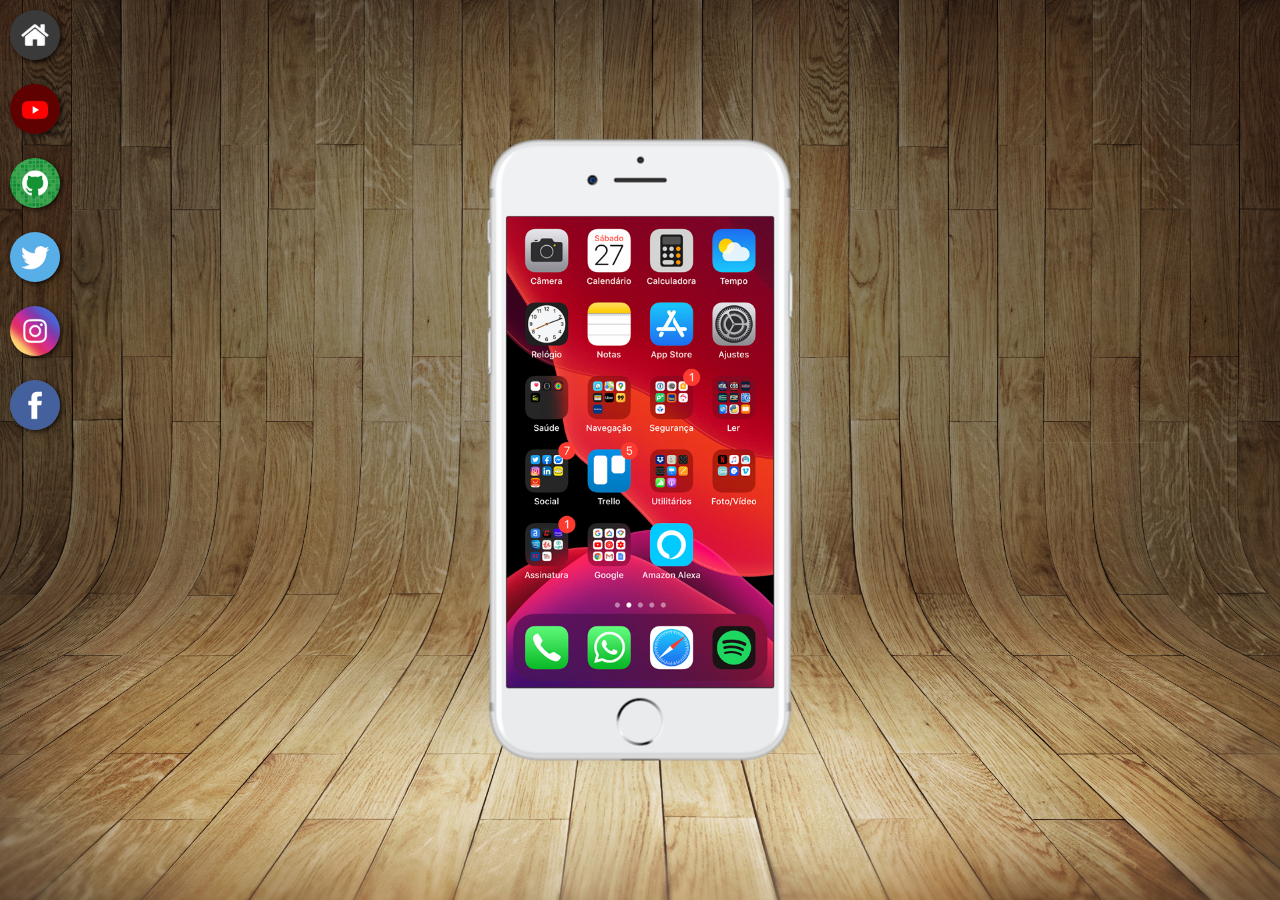
<file: index.html>
<!DOCTYPE html>
<html lang="pt-br">
<head>
    <meta charset="UTF-8">
    <meta name="viewport" content="width=device-width, initial-scale=1.0">
    <link rel="shortcut icon" href="favicon.ico" type="image/x-icon">
    <link rel="stylesheet" href="estilos/style.css">
    <title>Projeto Social</title>
</head>
<body>
    <main>
       <section id="telefone">
          <iframe src="home.html" name="tela" id="tela" frameborder="0">
            seu navegador não é compativel com isso.
          </iframe>
       </section> 
       <section id="redes-sociais">
          <a href="home.html" target="tela"><img src="imagens/logo-home.jpg" alt="logo home"><br></a>
          <a href="youtube.html" target="tela"><img src="imagens/logo-youtube.jpg" alt="logo youtube"><br></a>
          <a href="github.html" target="tela"><img src="imagens/logo-github.jpg" alt="logo github"><br></a>
          <a href="twitter.html" target="tela"><img src="imagens/logo-twitter.jpg" alt="logo twitter"><br></a>
          <a href="instagram.html" target="tela"><img src="imagens/logo-instagram.jpg" alt="logo instagram"><br></a>
          <a href="facebook.html" target="tela"><img src="imagens/logo-facebook.jpg" alt="logo facebook"></a>
       </section>
    </main>

</body>
</html>
</file>
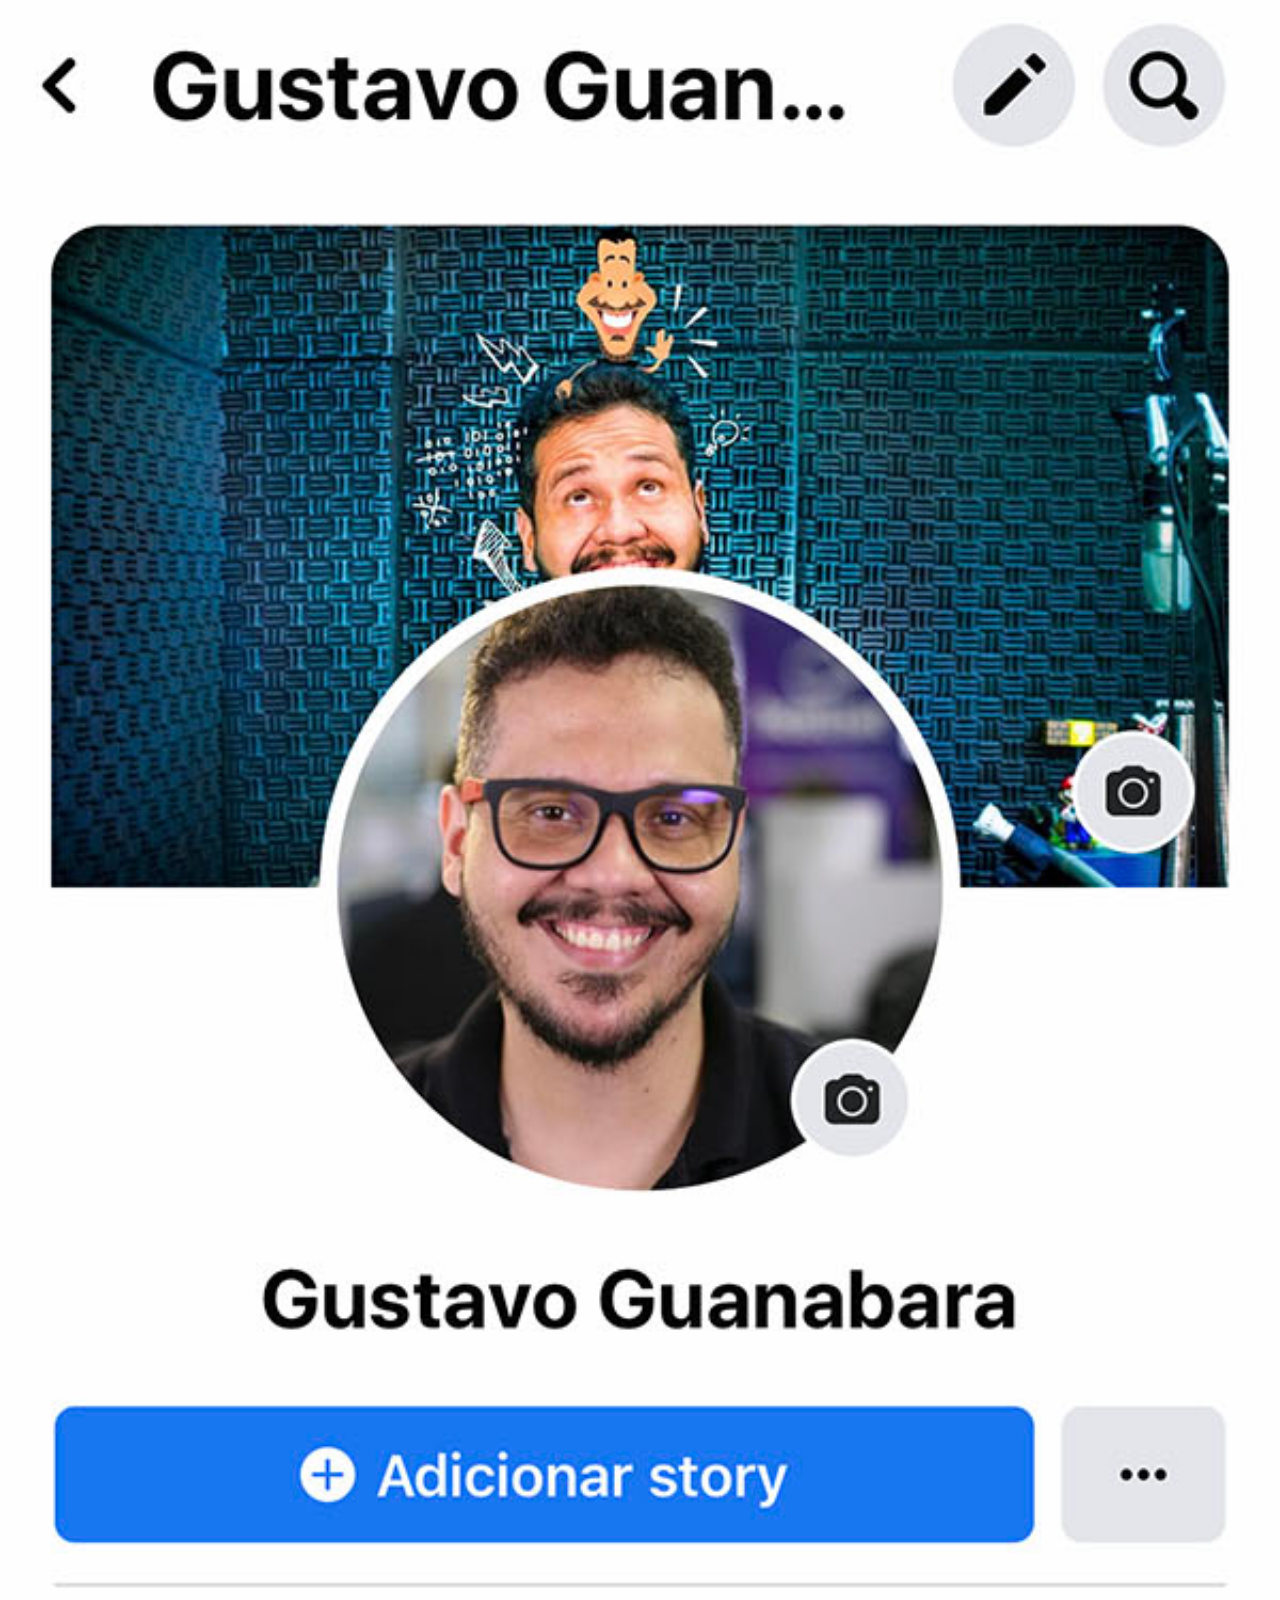
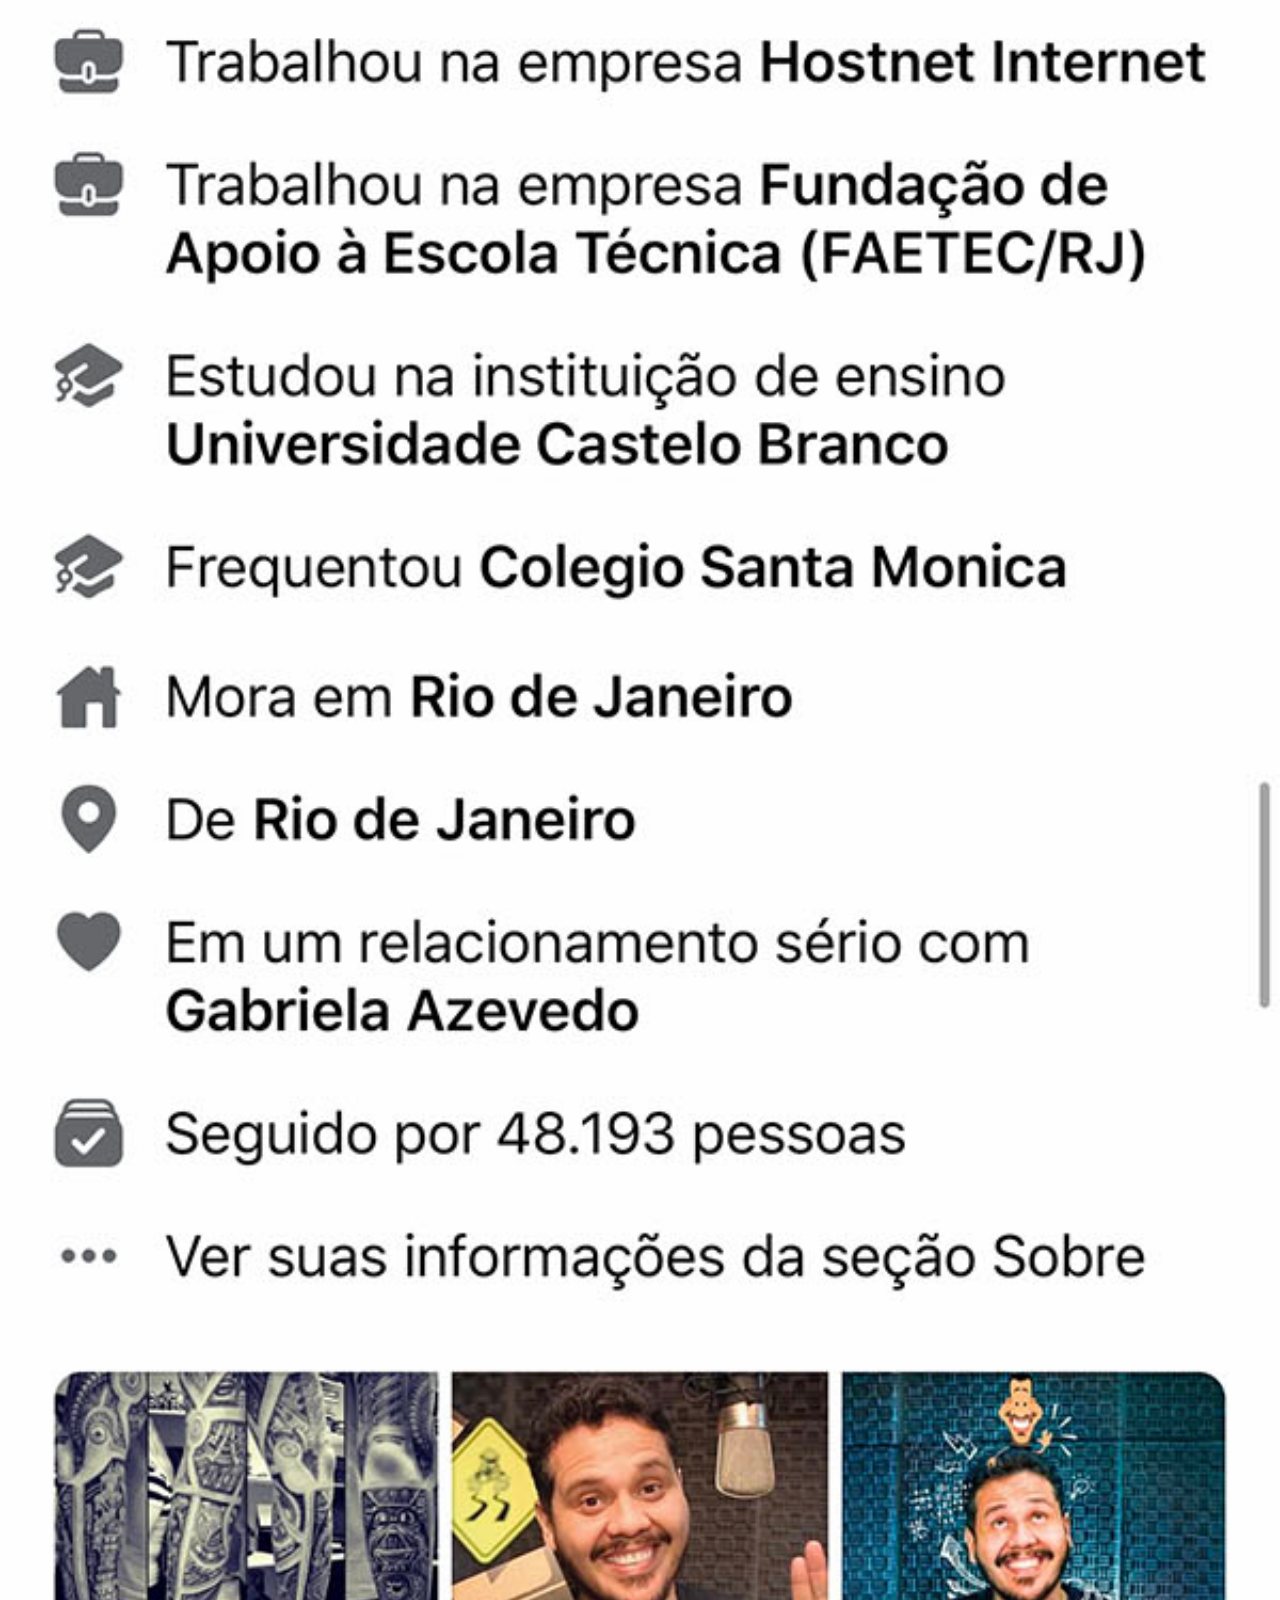
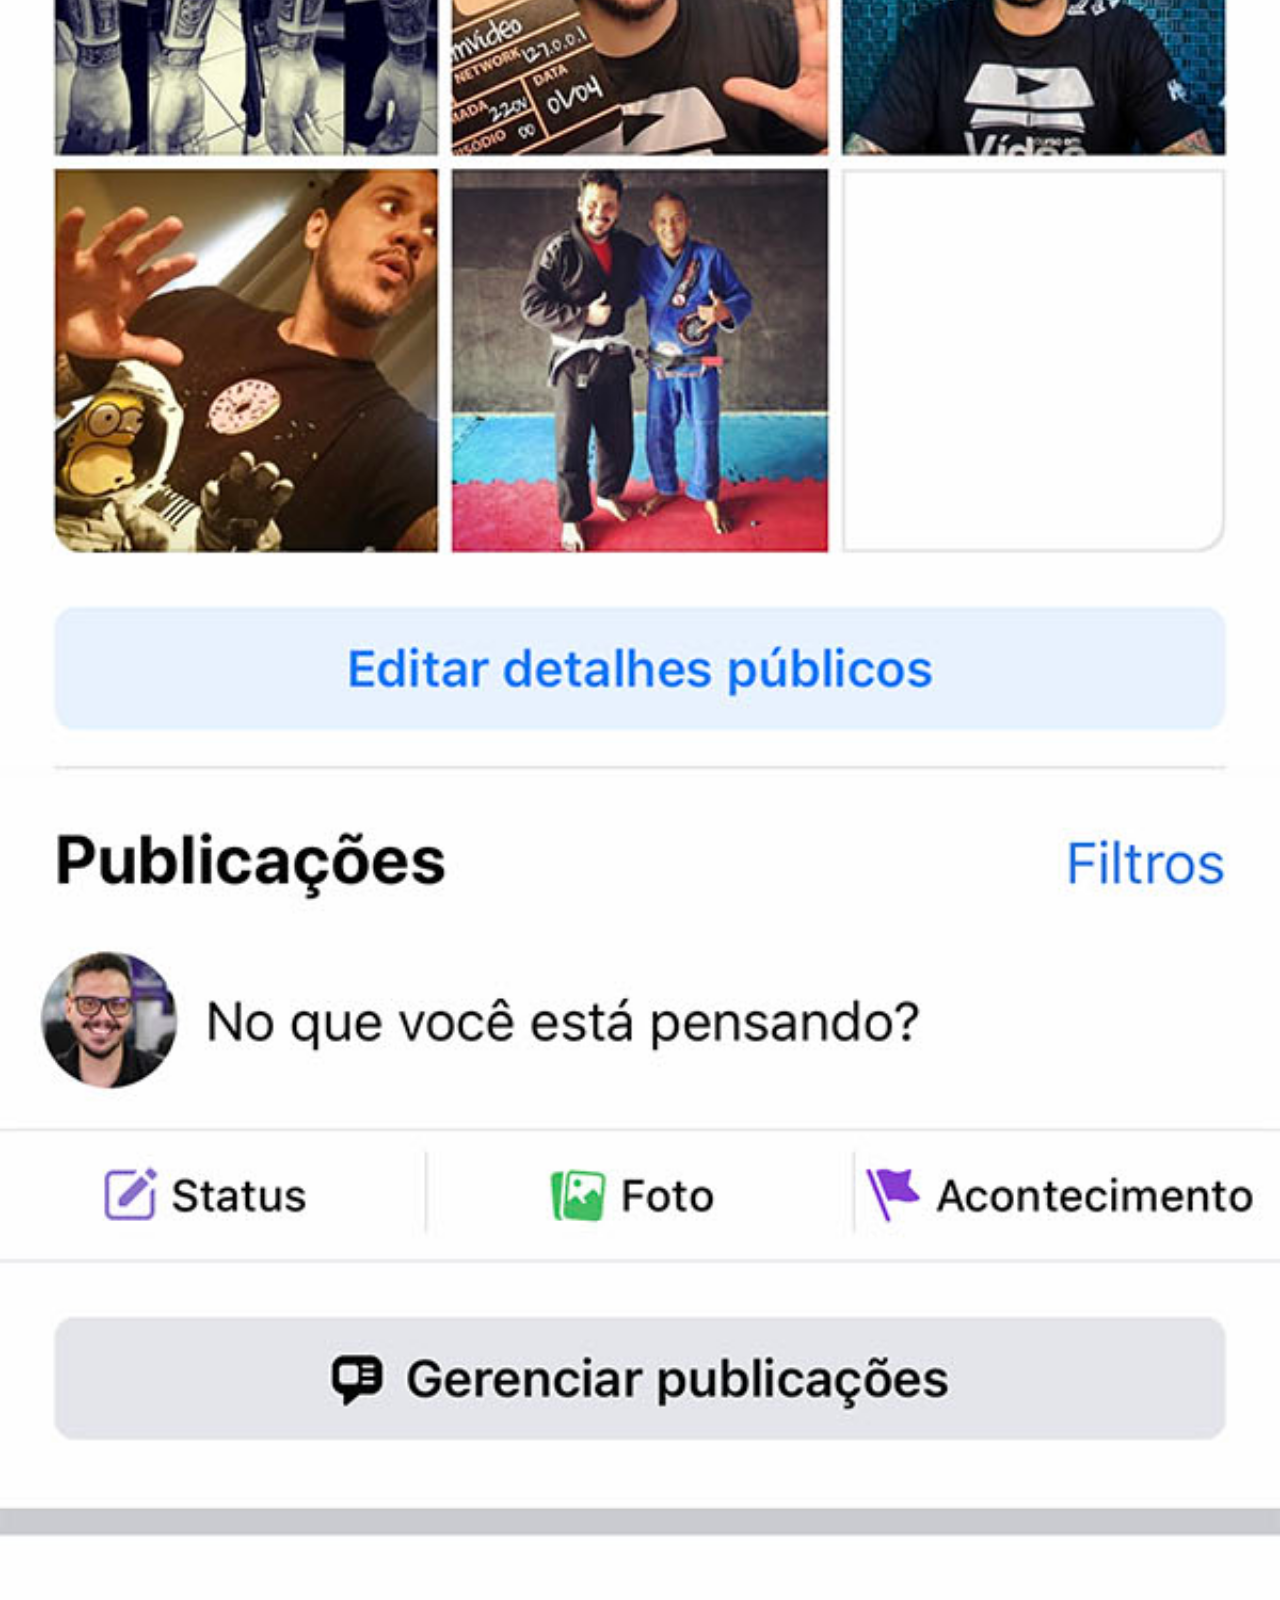
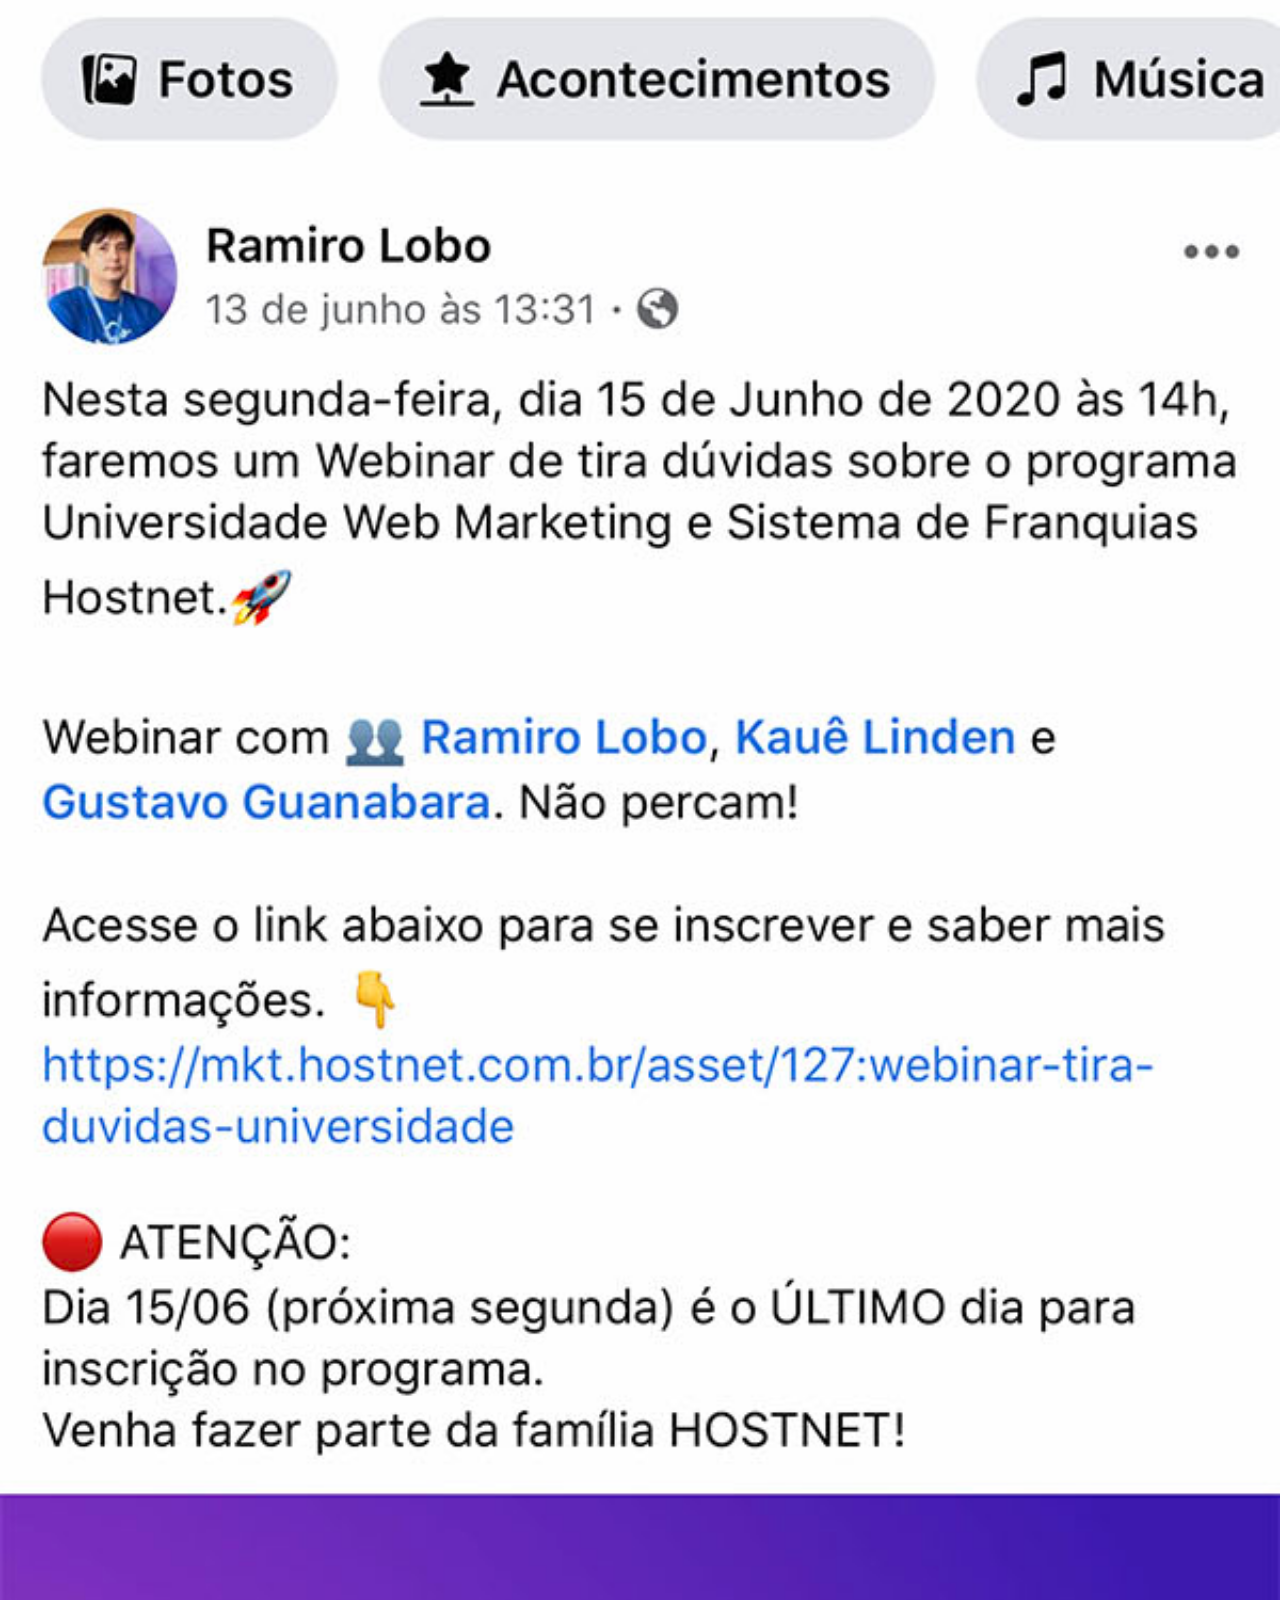
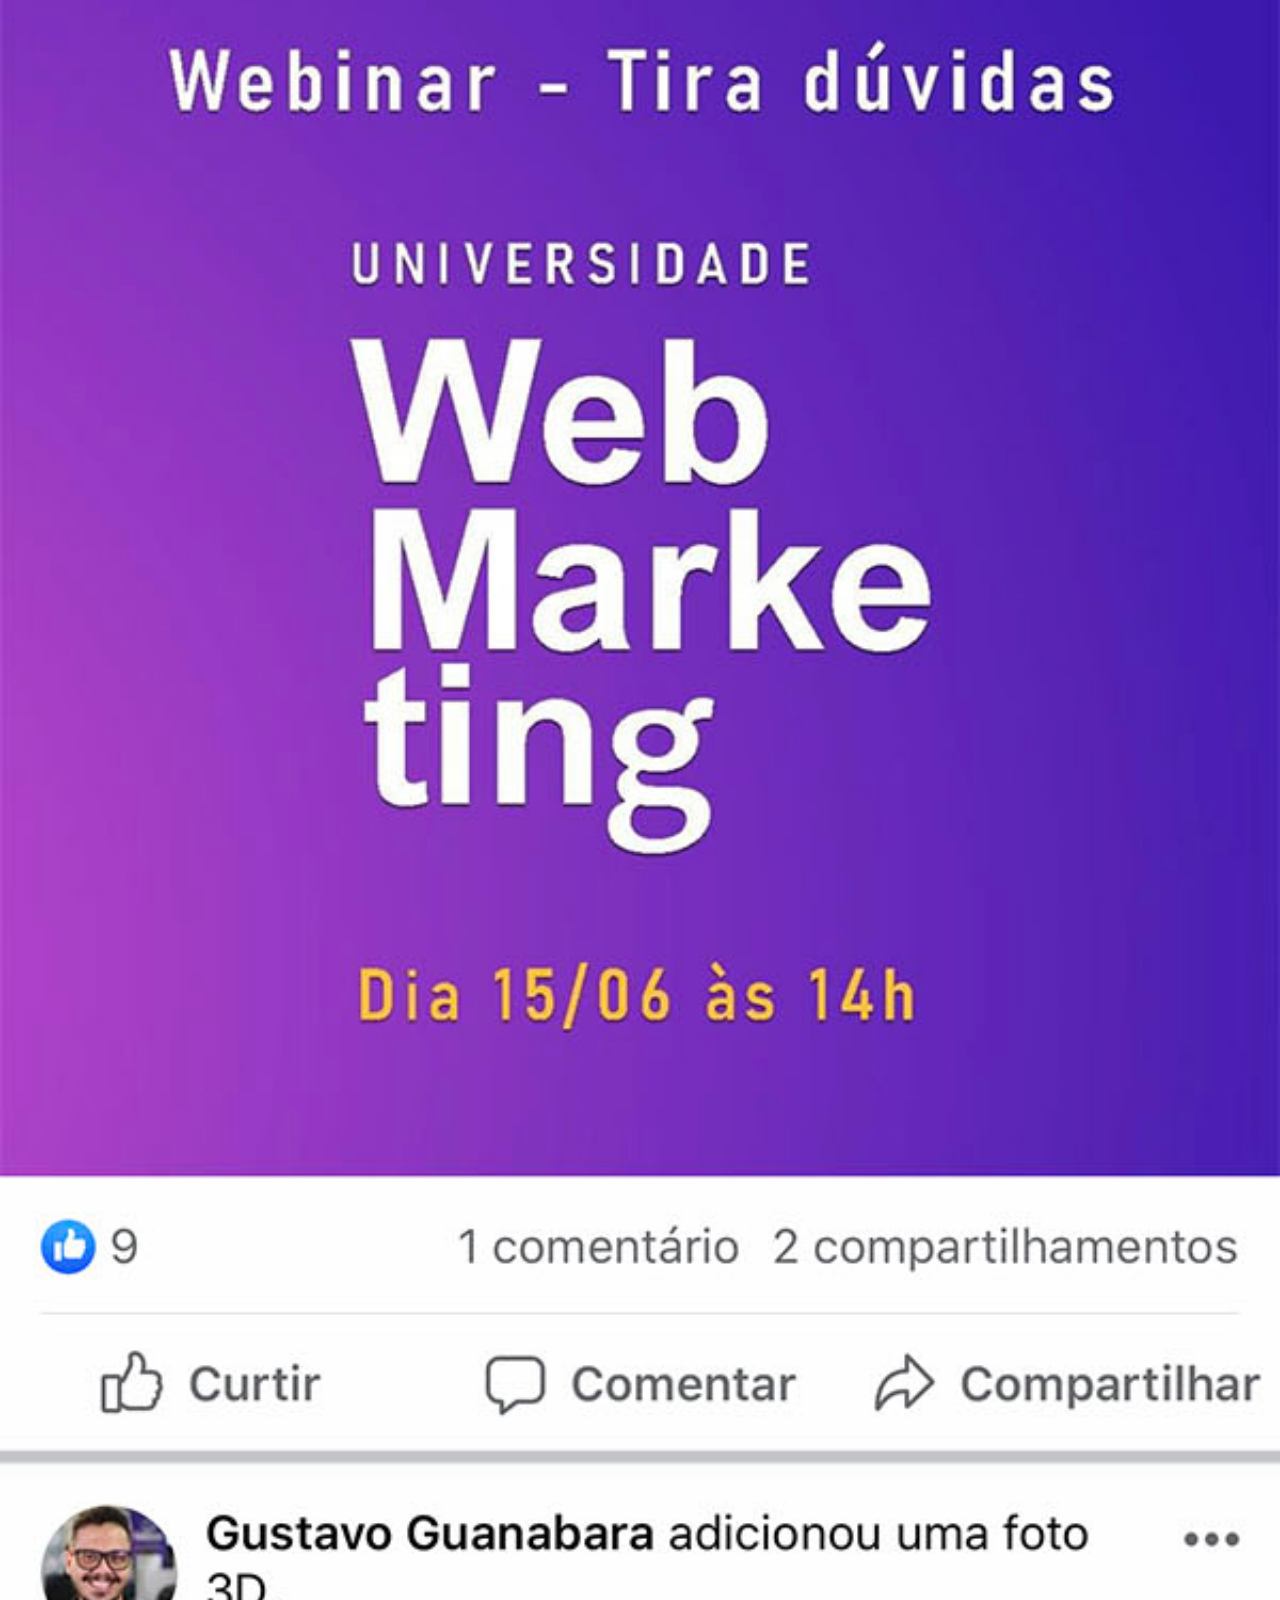
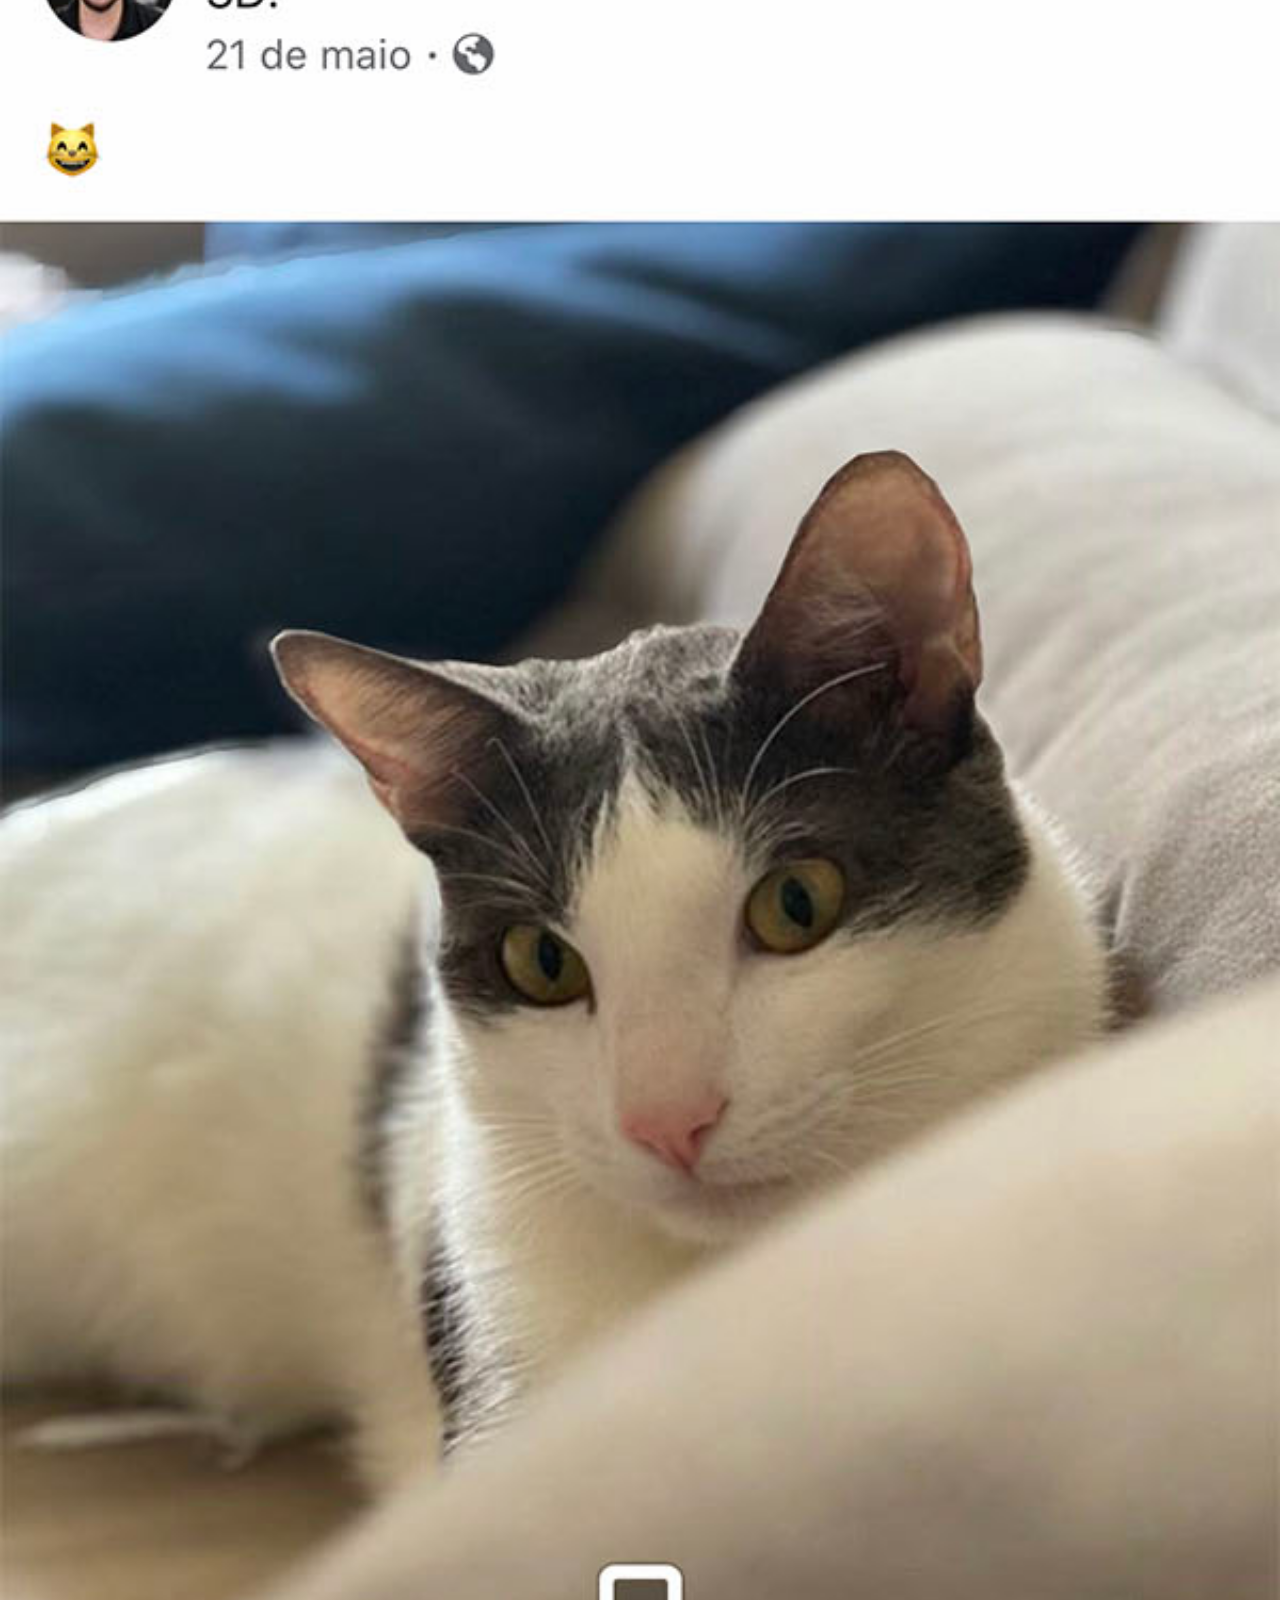
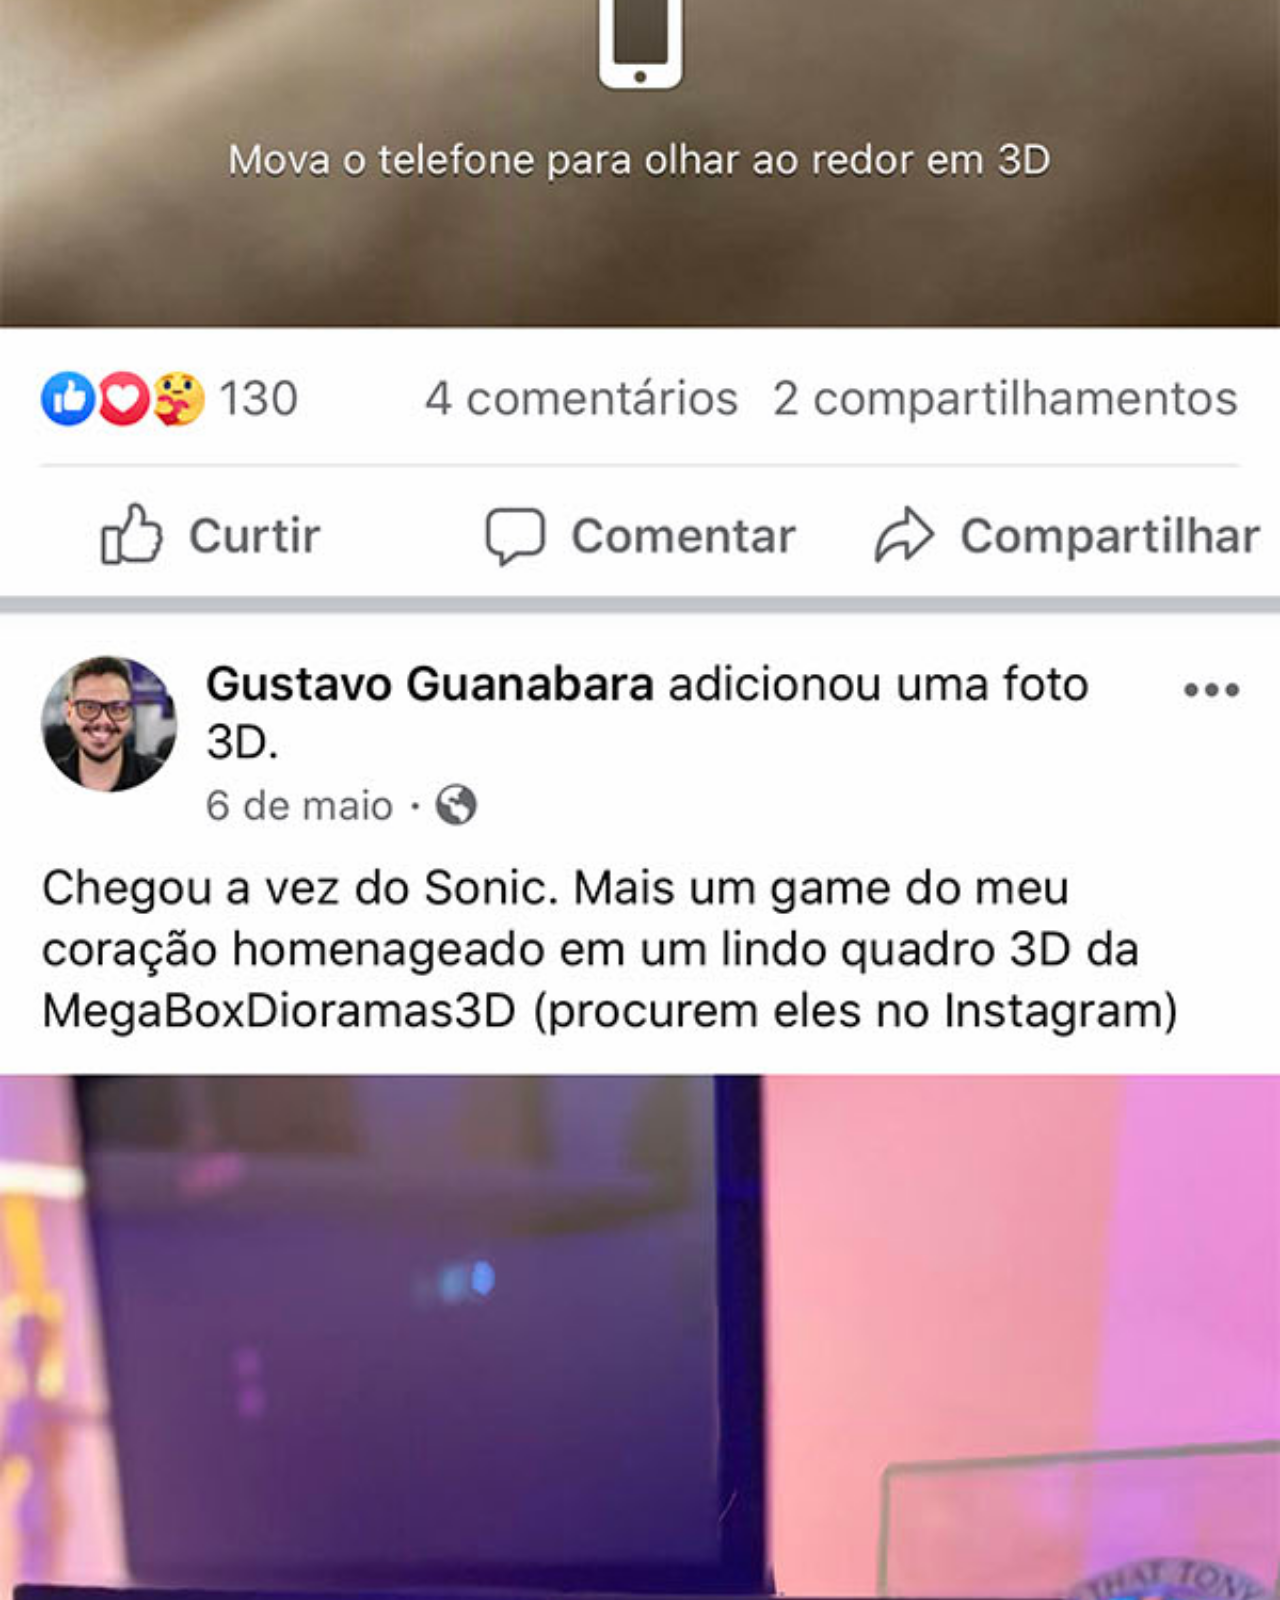
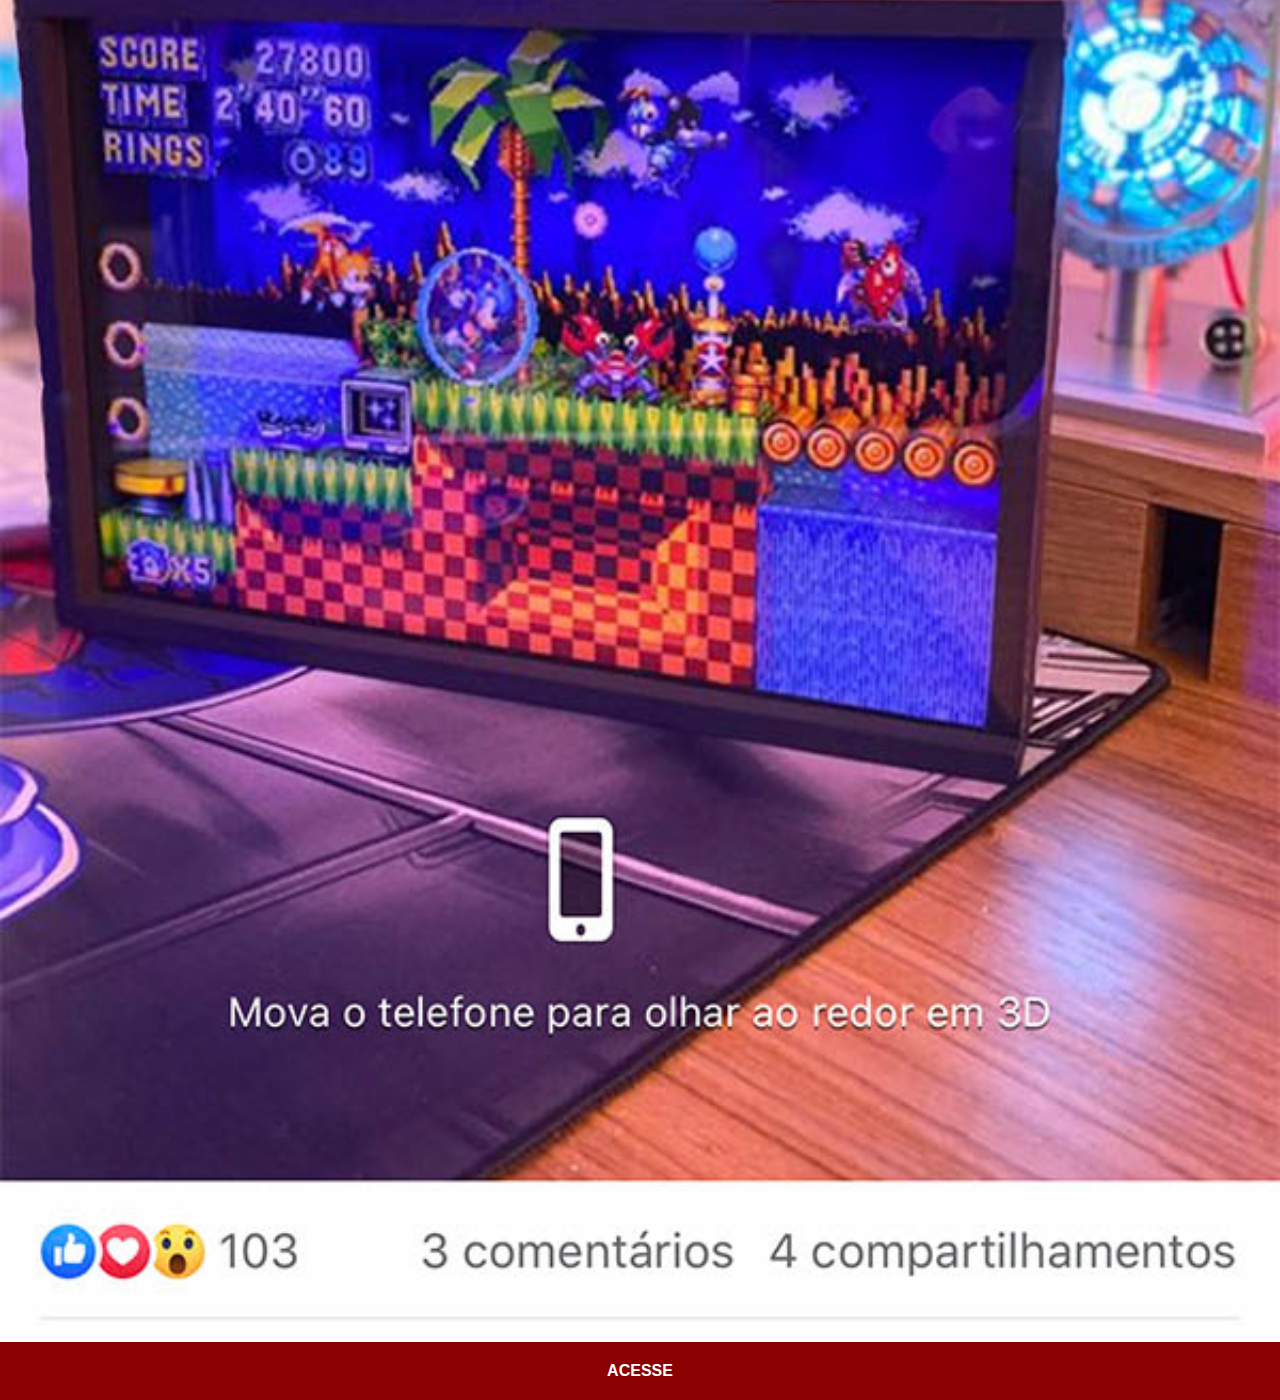
<file: facebook.html>
<!DOCTYPE html>
<html lang="pt-br">
<head>
    <meta charset="UTF-8">
    <meta name="viewport" content="width=device-width, initial-scale=1.0">
    <title>Facebook</title>
    <link rel="stylesheet" href="estilos/social.css">
</head>
<body>
    <img src="imagens/tela-facebook.jpg" alt="Facebook">
    <a href="#">ACESSE</a>
</body>
</html>
</file>
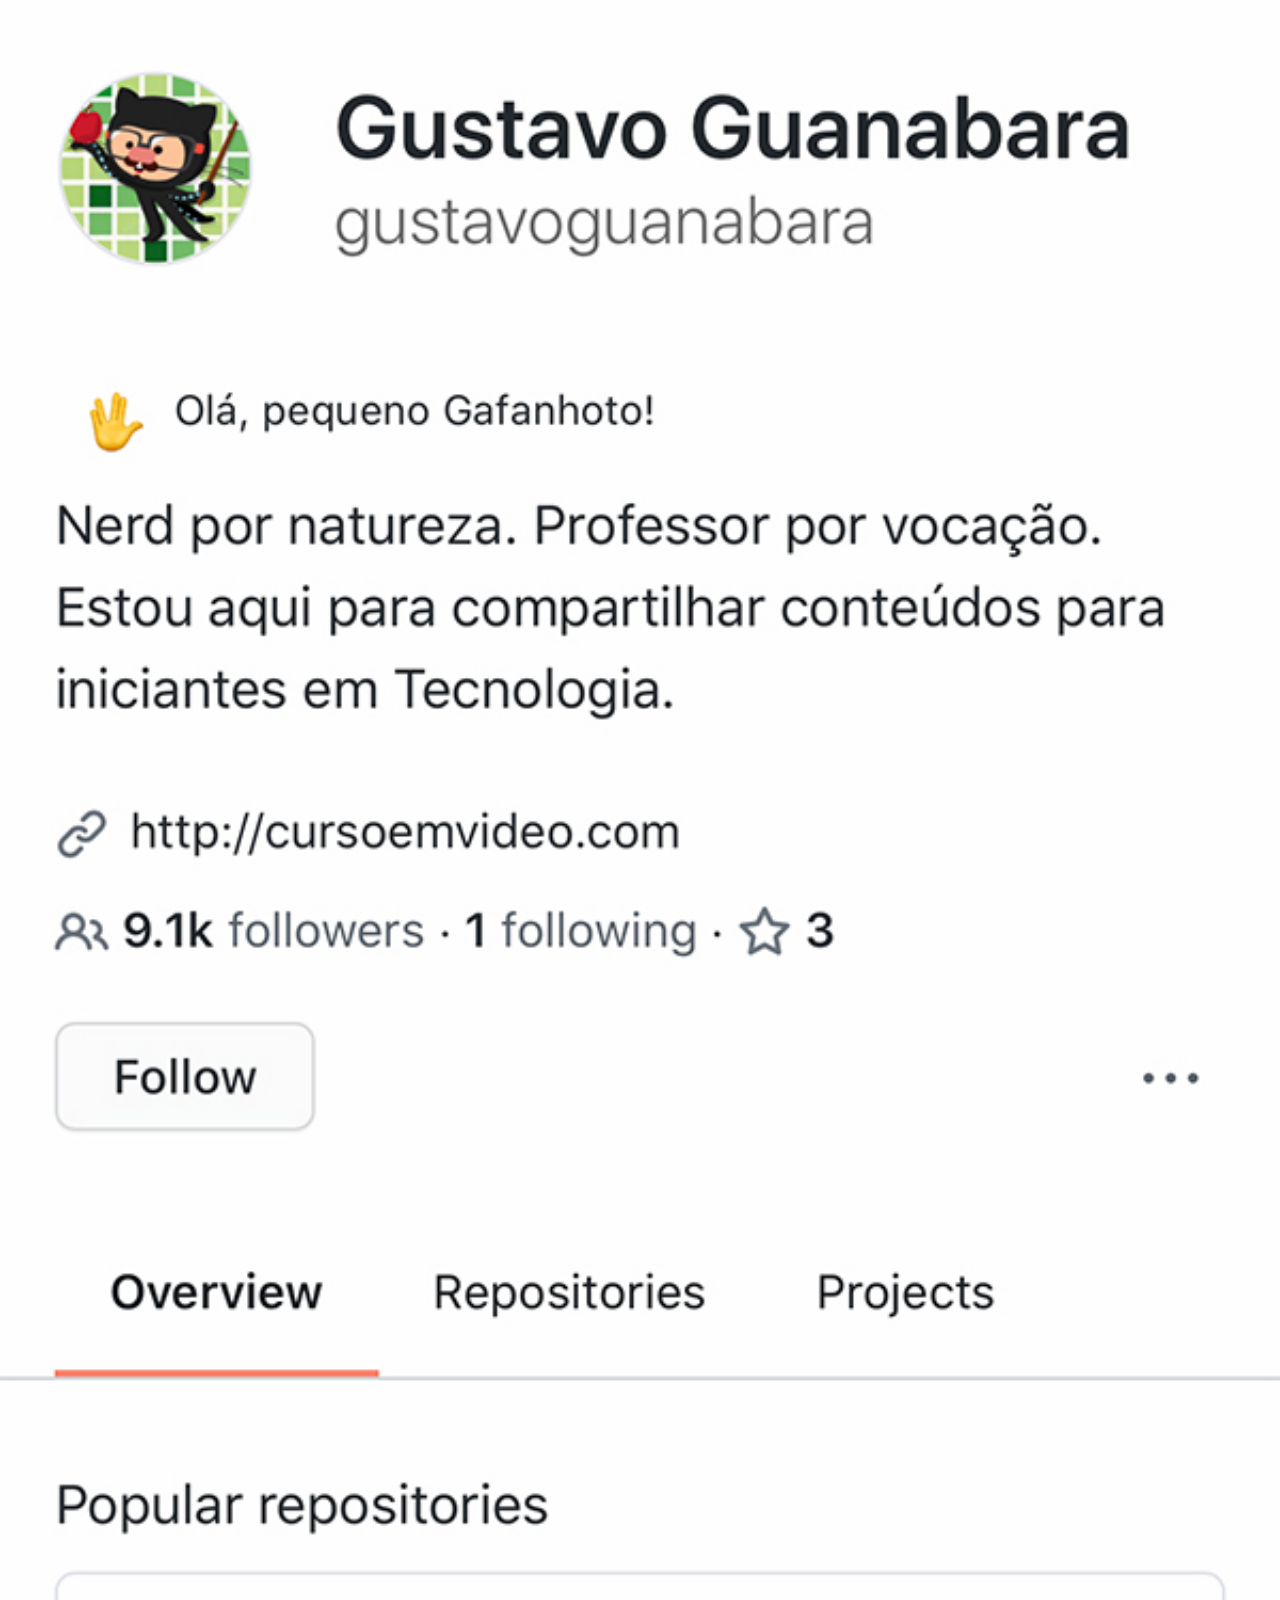
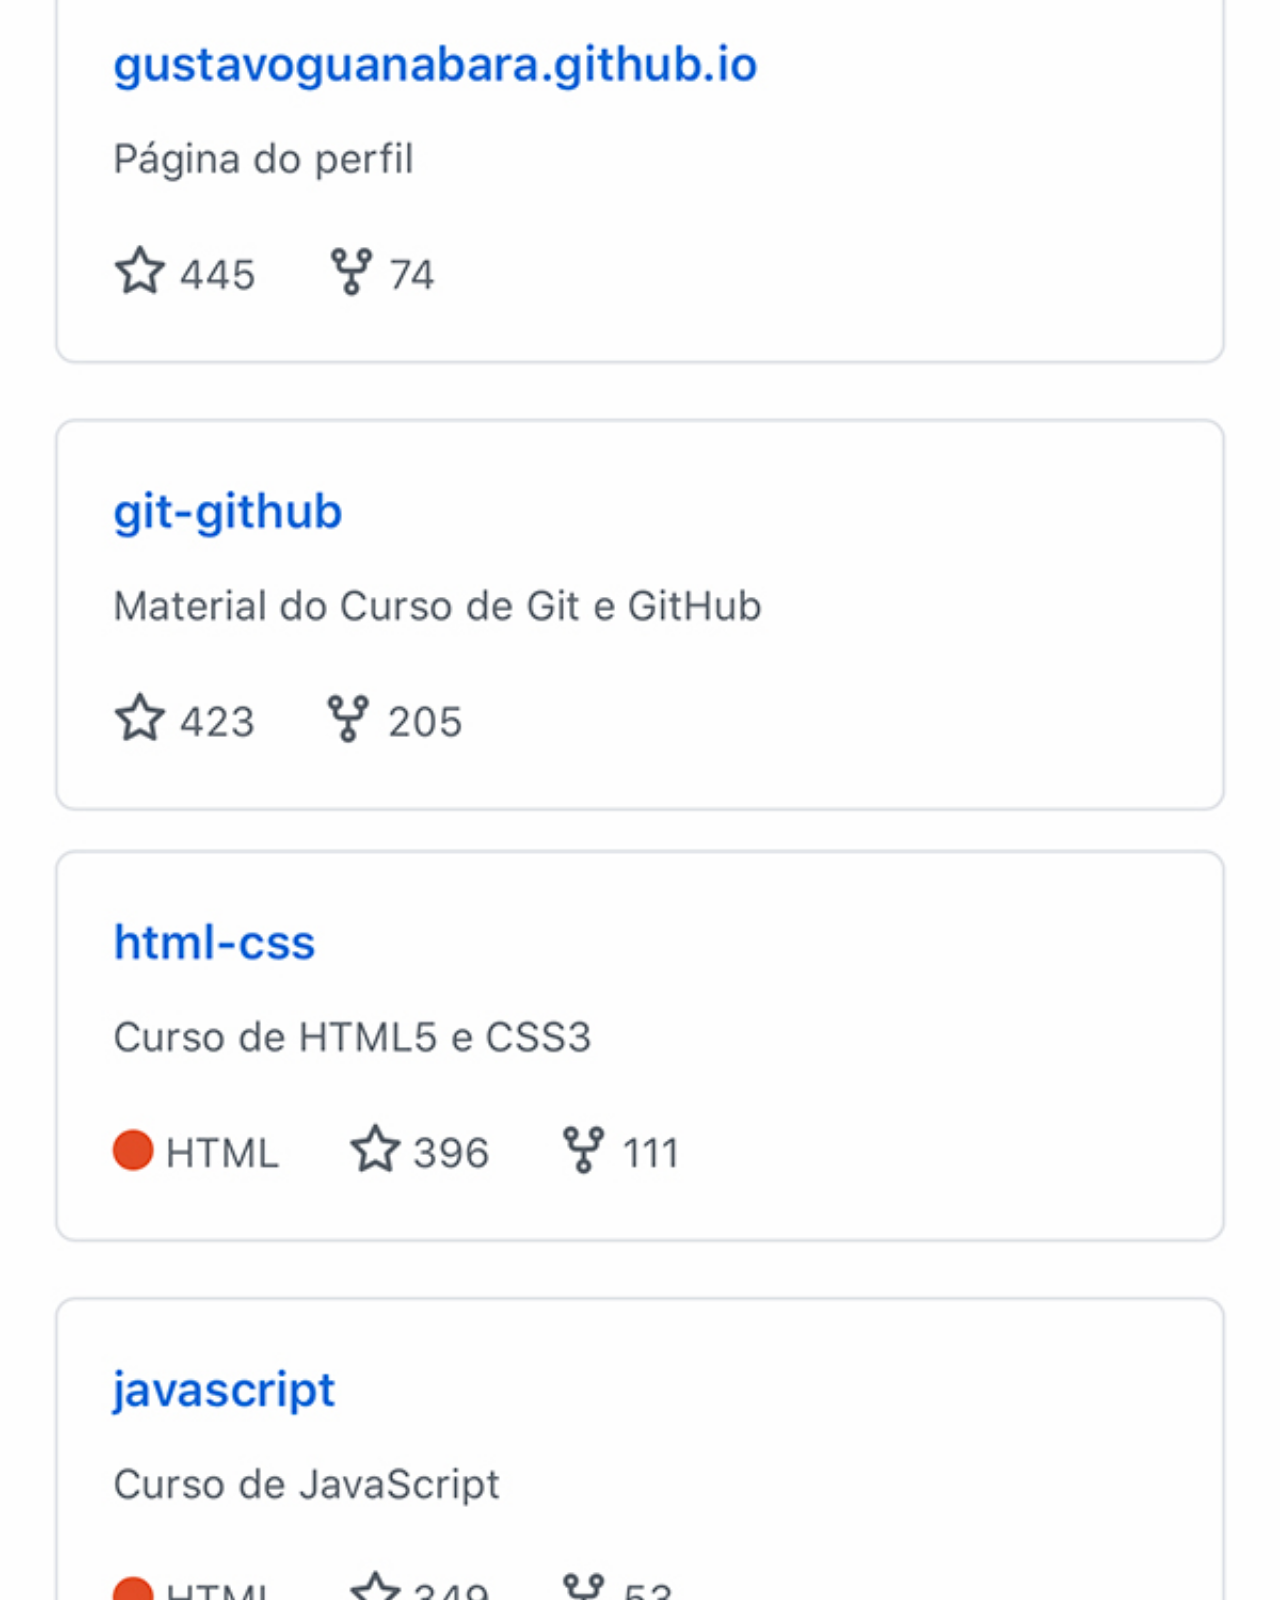
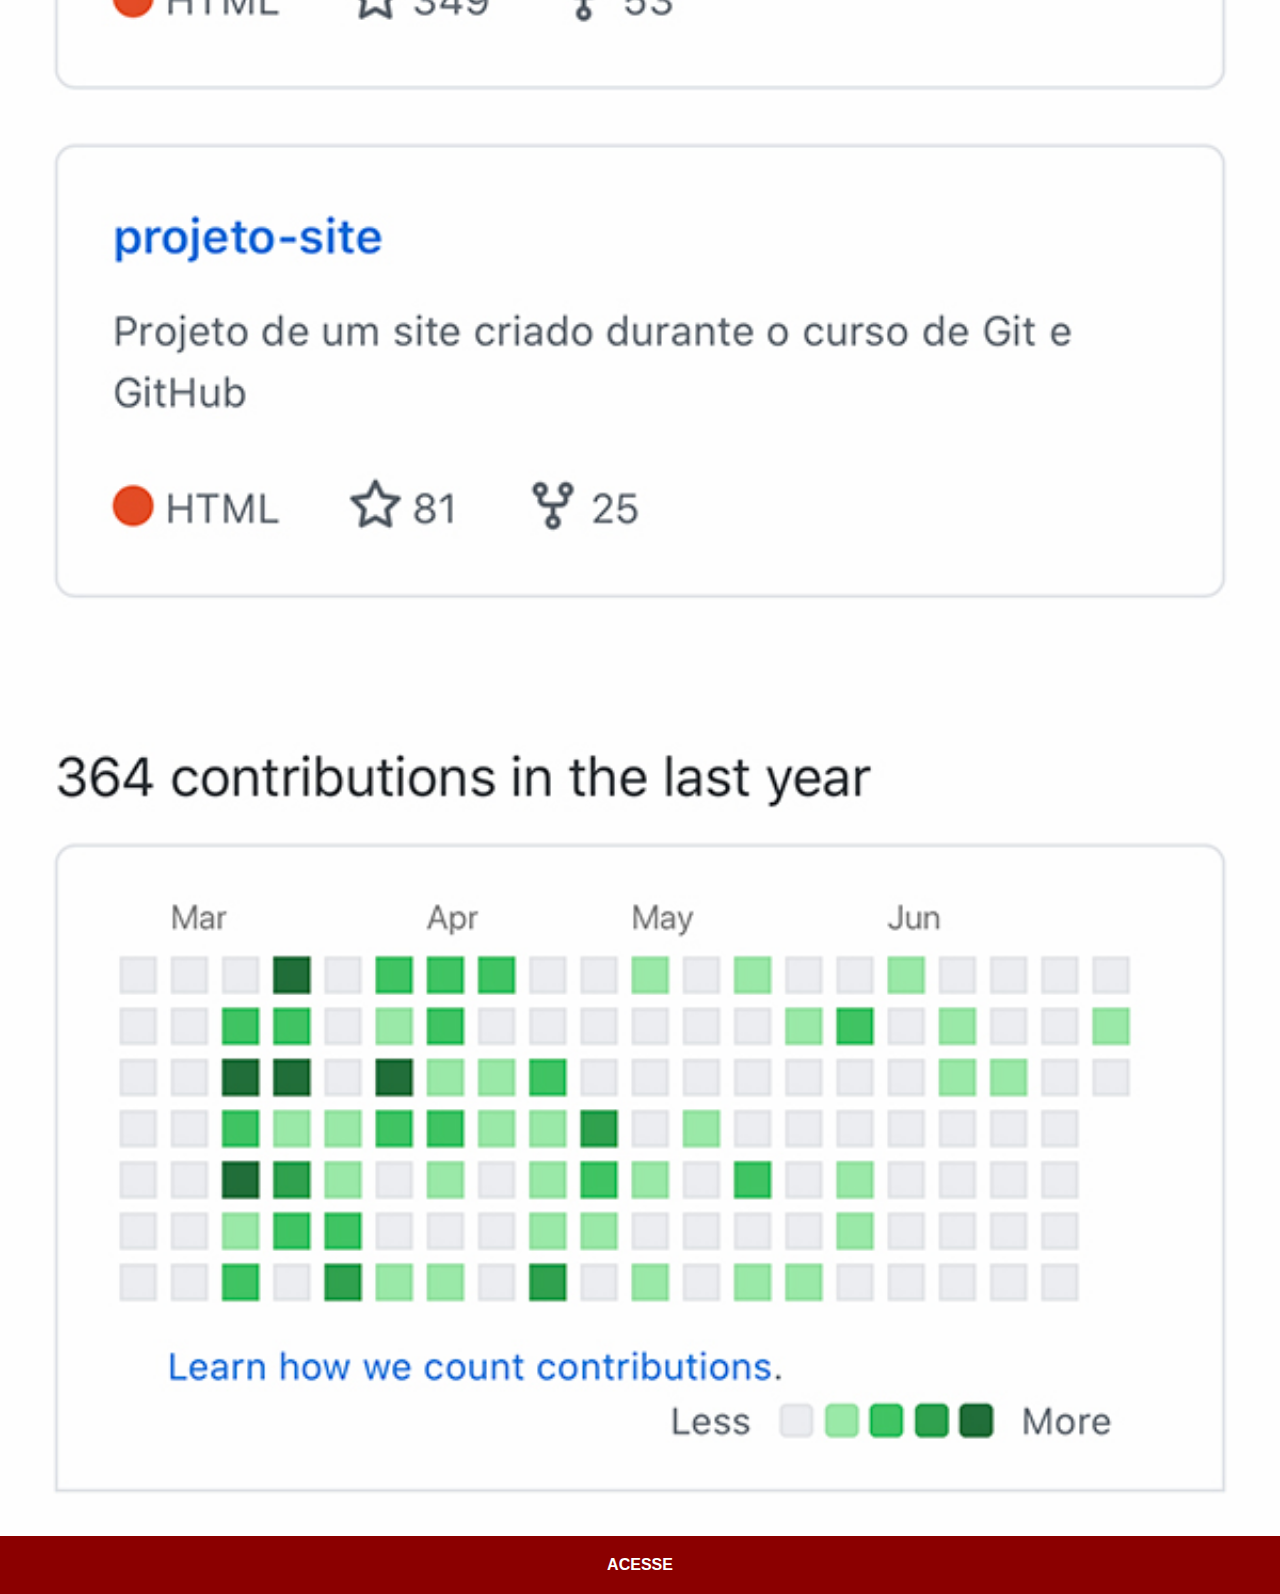
<file: github.html>
<!DOCTYPE html>
<html lang="pt-br">
<head>
    <meta charset="UTF-8">
    <meta name="viewport" content="width=device-width, initial-scale=1.0">
    <title>GITHUB</title>
    <link rel="stylesheet" href="estilos/social.css">
</head>
<body>
    <img src="imagens/tela-github.jpg" alt="GitHub">
    <a href="https://github.com/fabiana-alves-00" target="_blank">ACESSE</a>
</body>
</html>
</file>
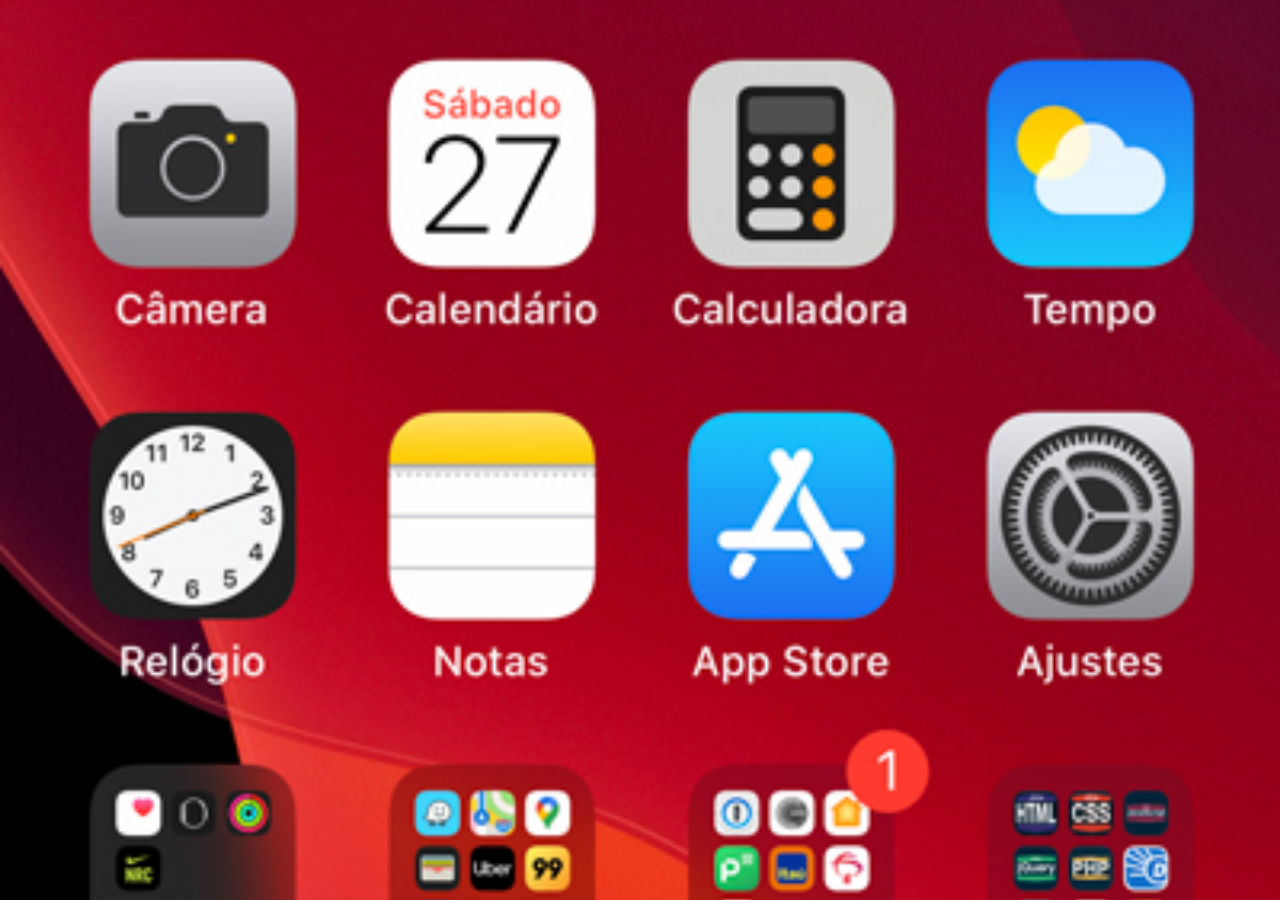
<file: home.html>
<!DOCTYPE html>
<html lang="pt-br">
<head>
    <meta charset="UTF-8">
    <meta name="viewport" content="width=device-width, initial-scale=1.0">
    <title>Home</title>
    <style>
        * {
            margin: 0px;
            padding: 0px;
        }

        body {
            width: 100vw;
            height: 100vh;
            background: black url('imagens/tela-home.jpg') no-repeat top center;
            background-size: cover;
        }
    </style>
</head>
<body>
    
</body>
</html>
</file>
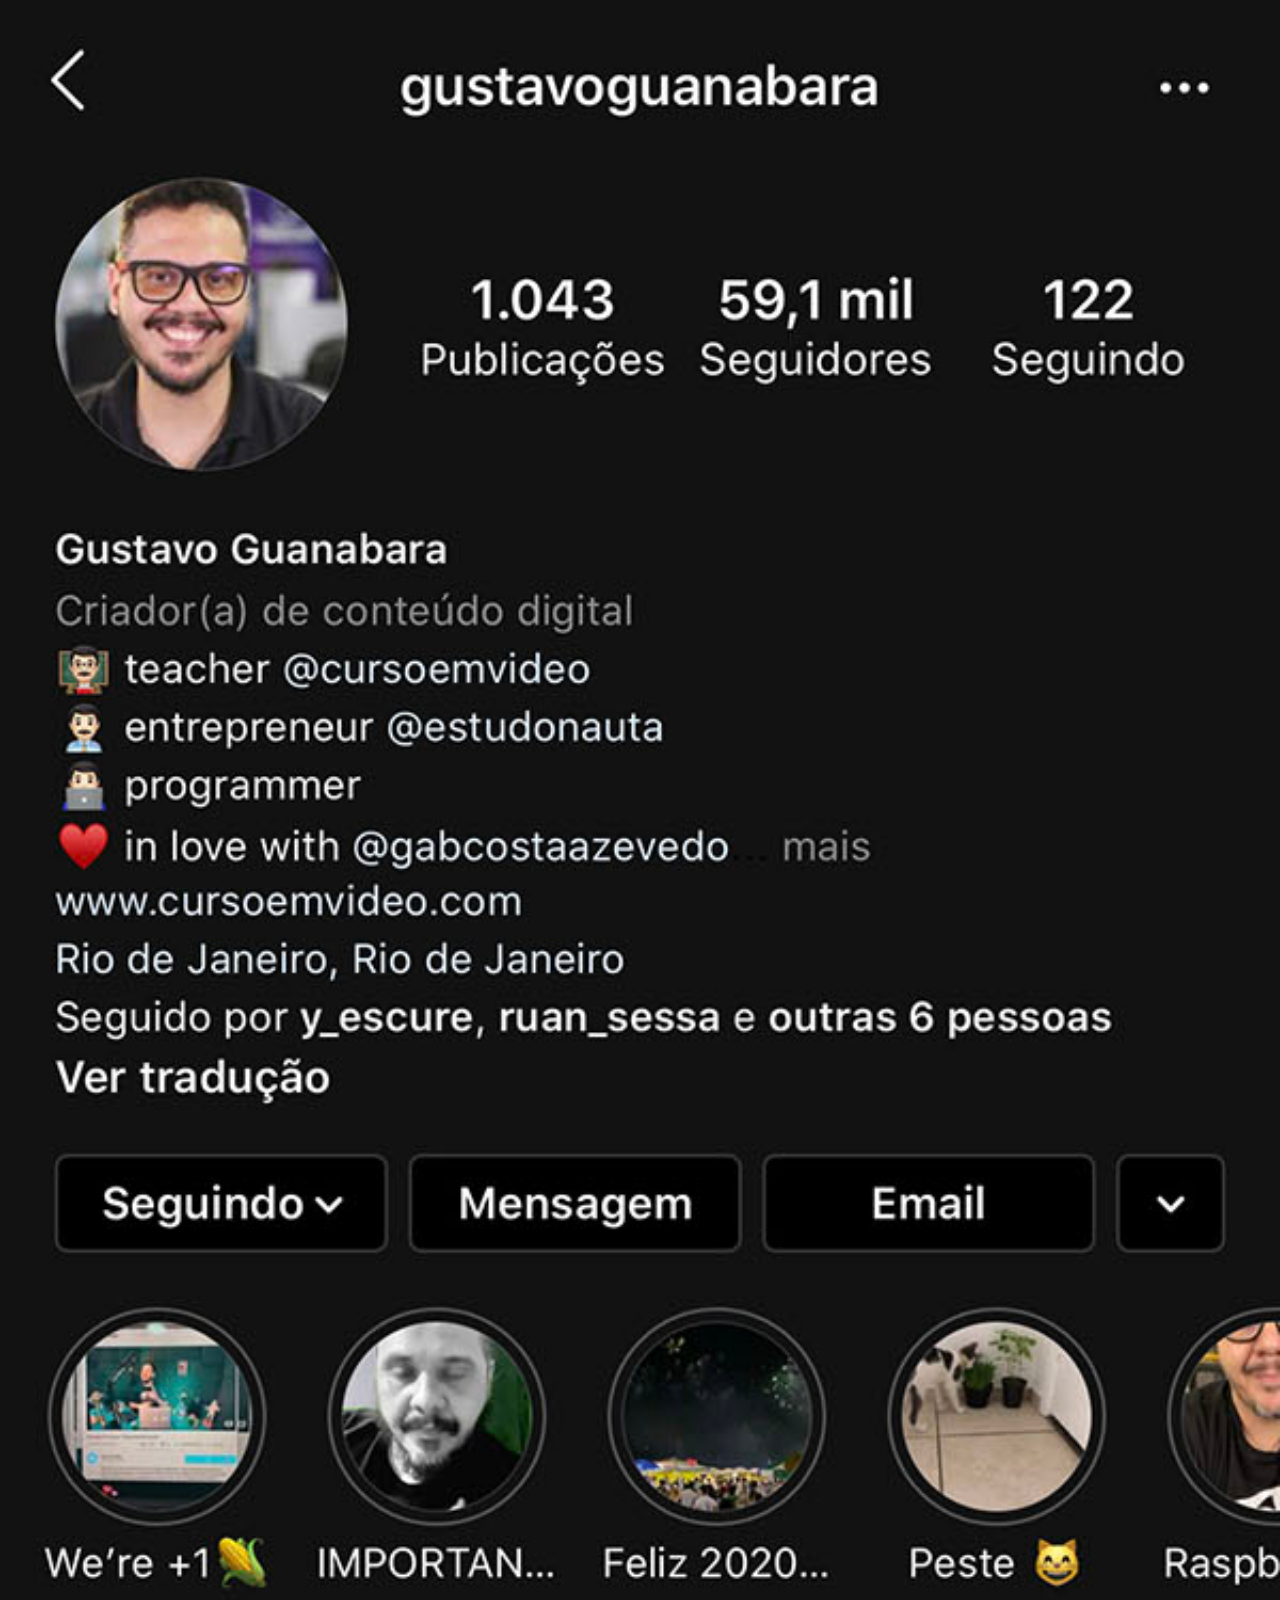
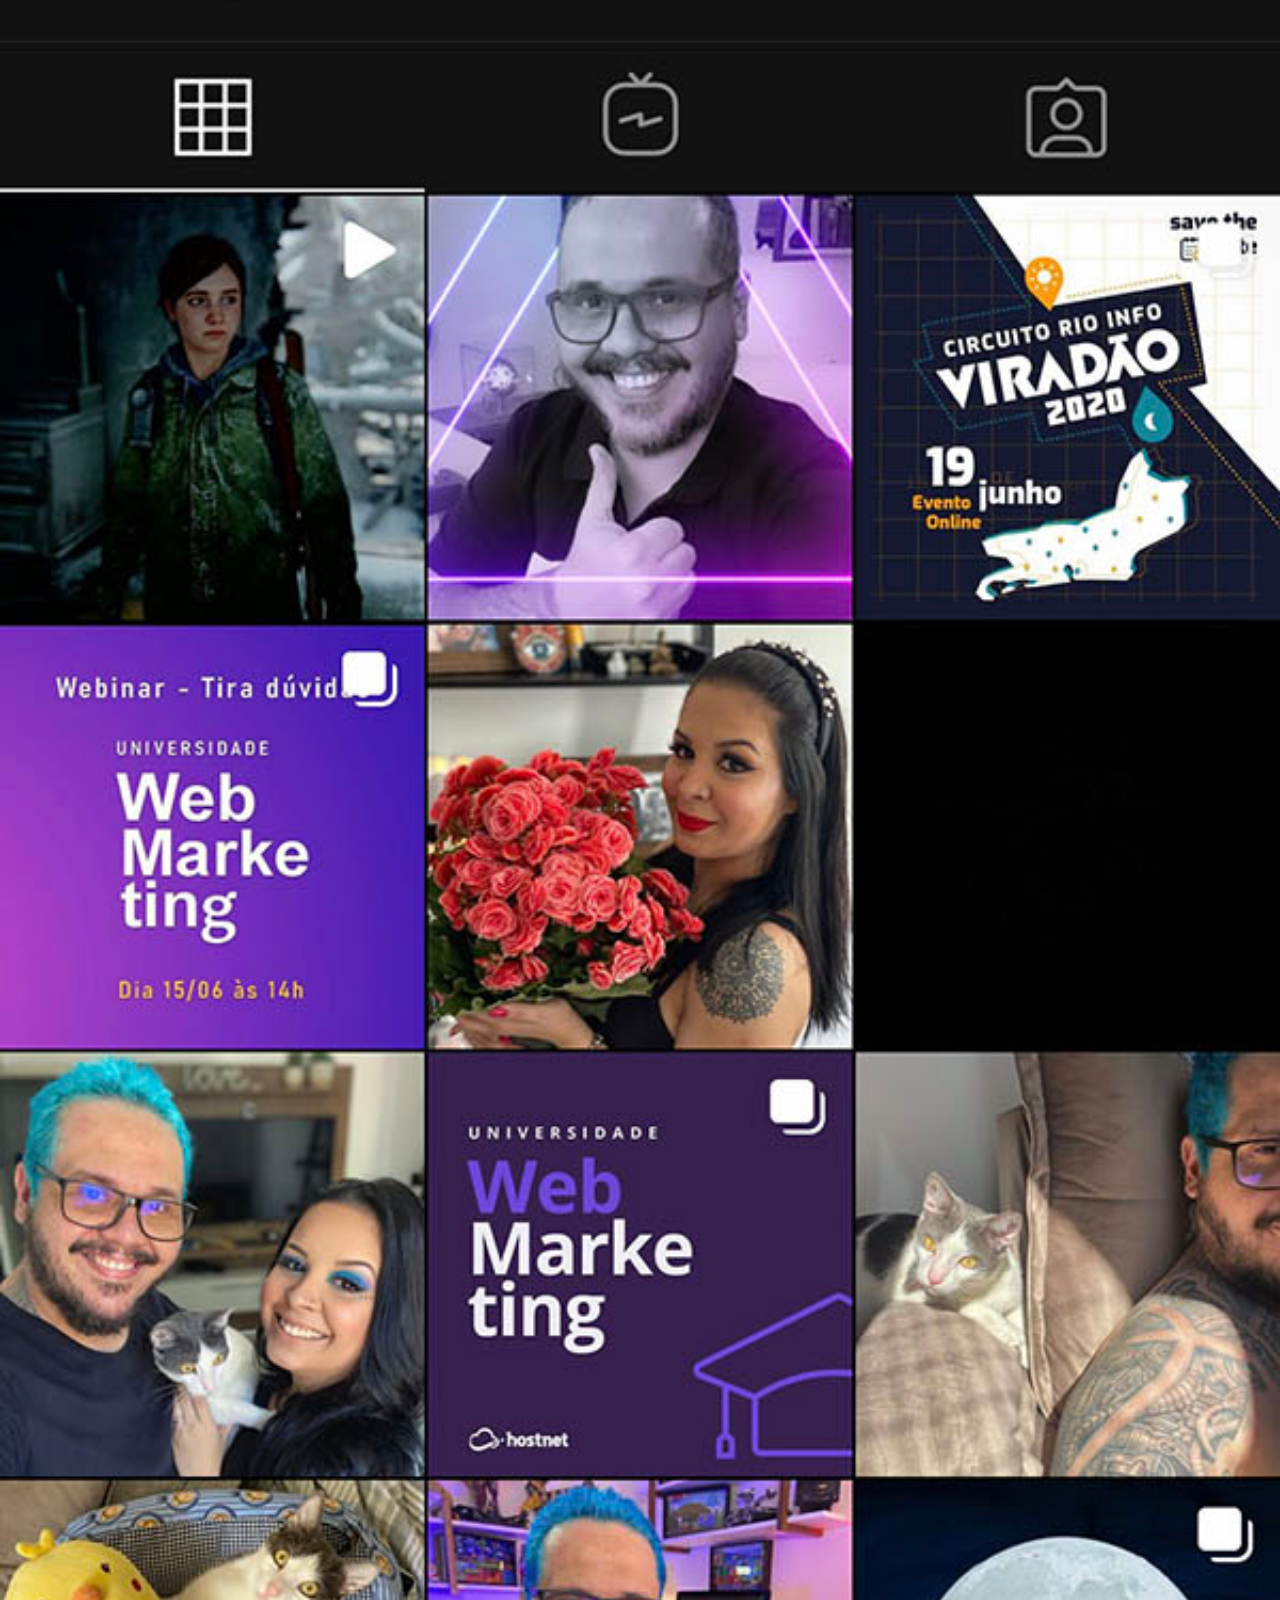
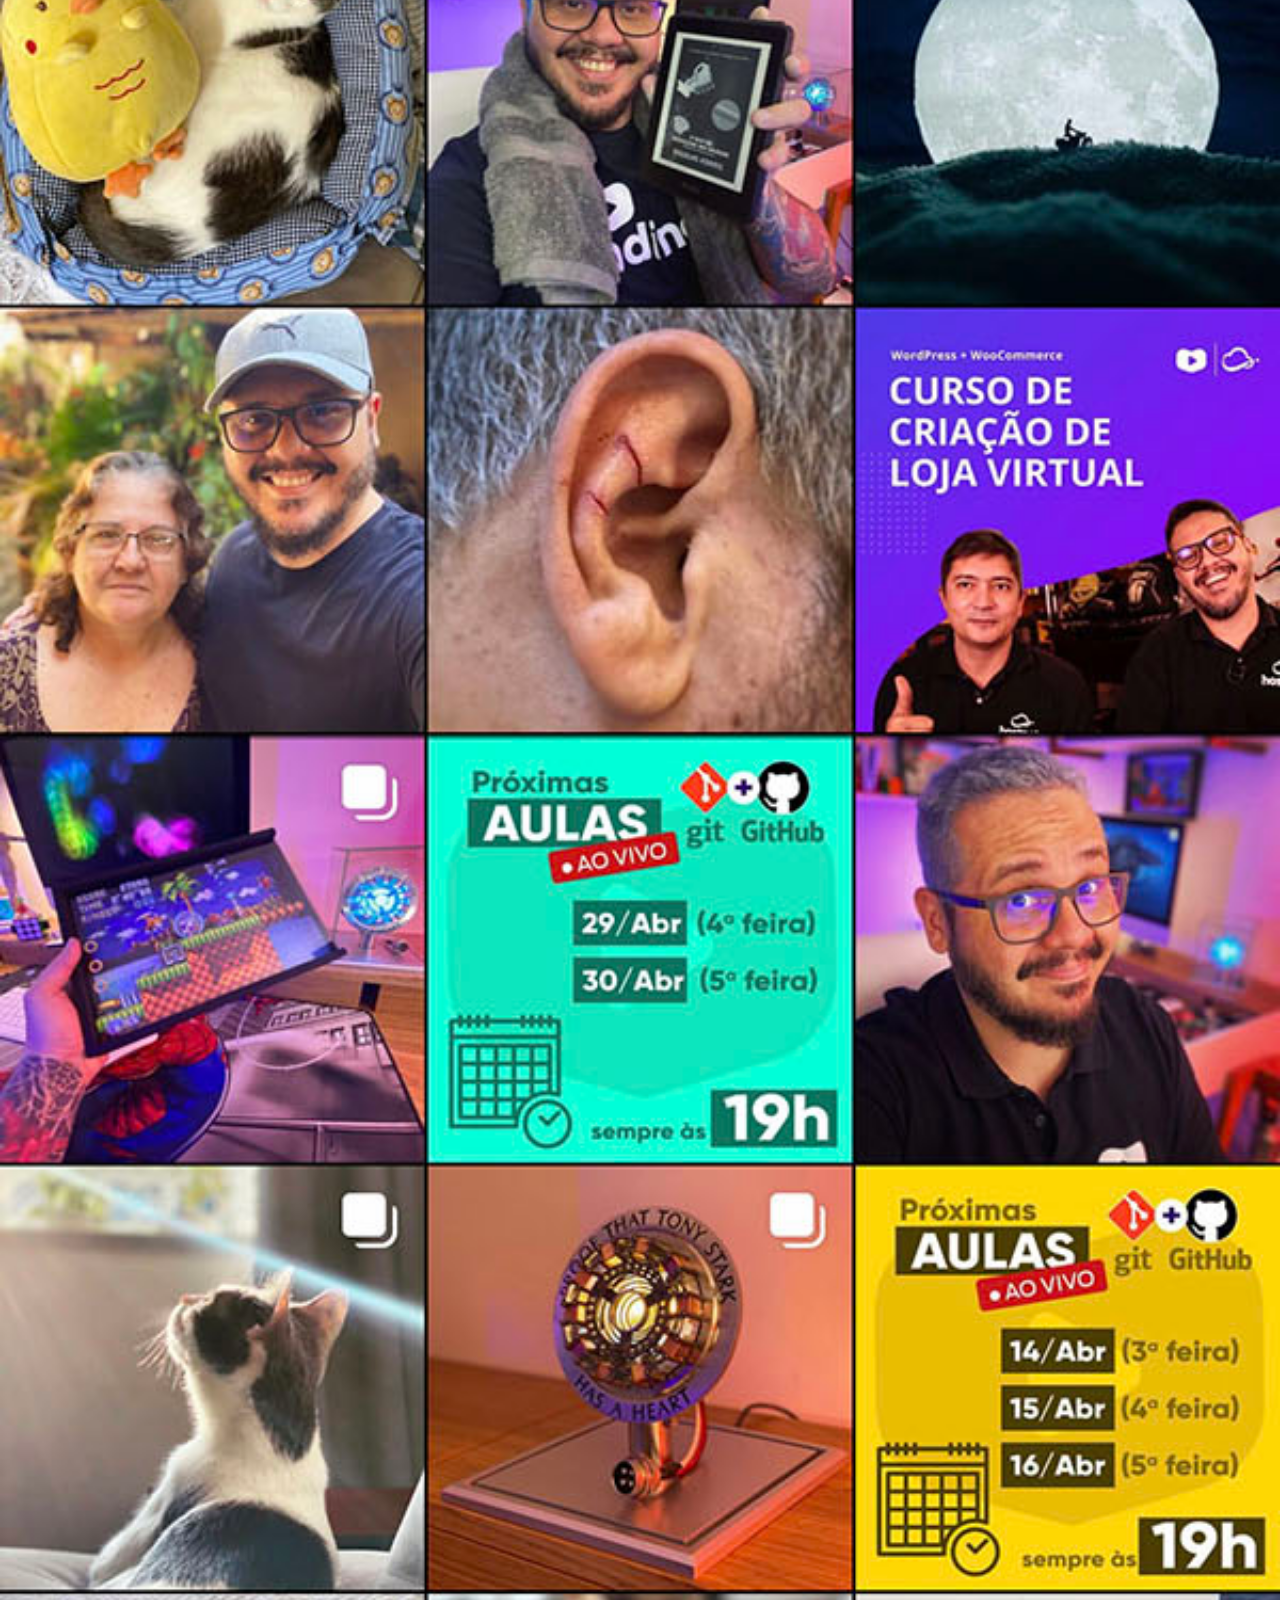
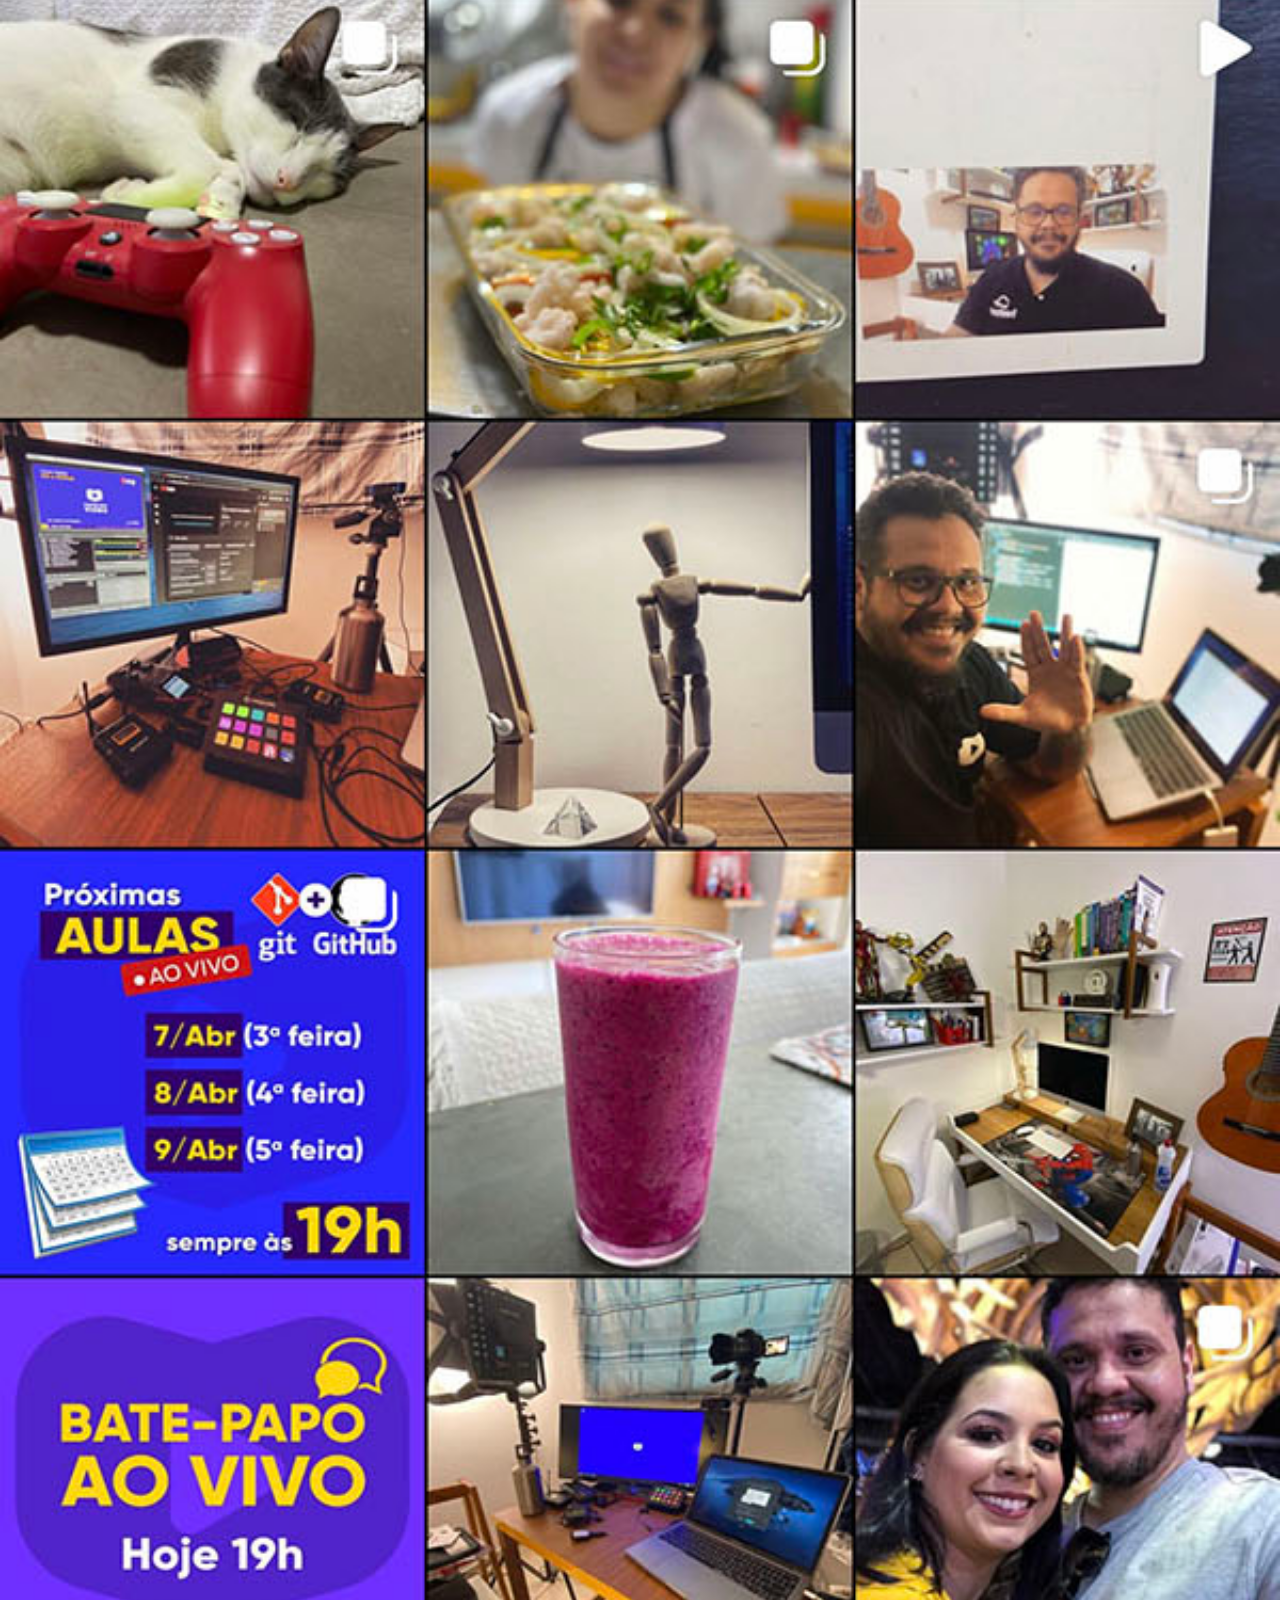
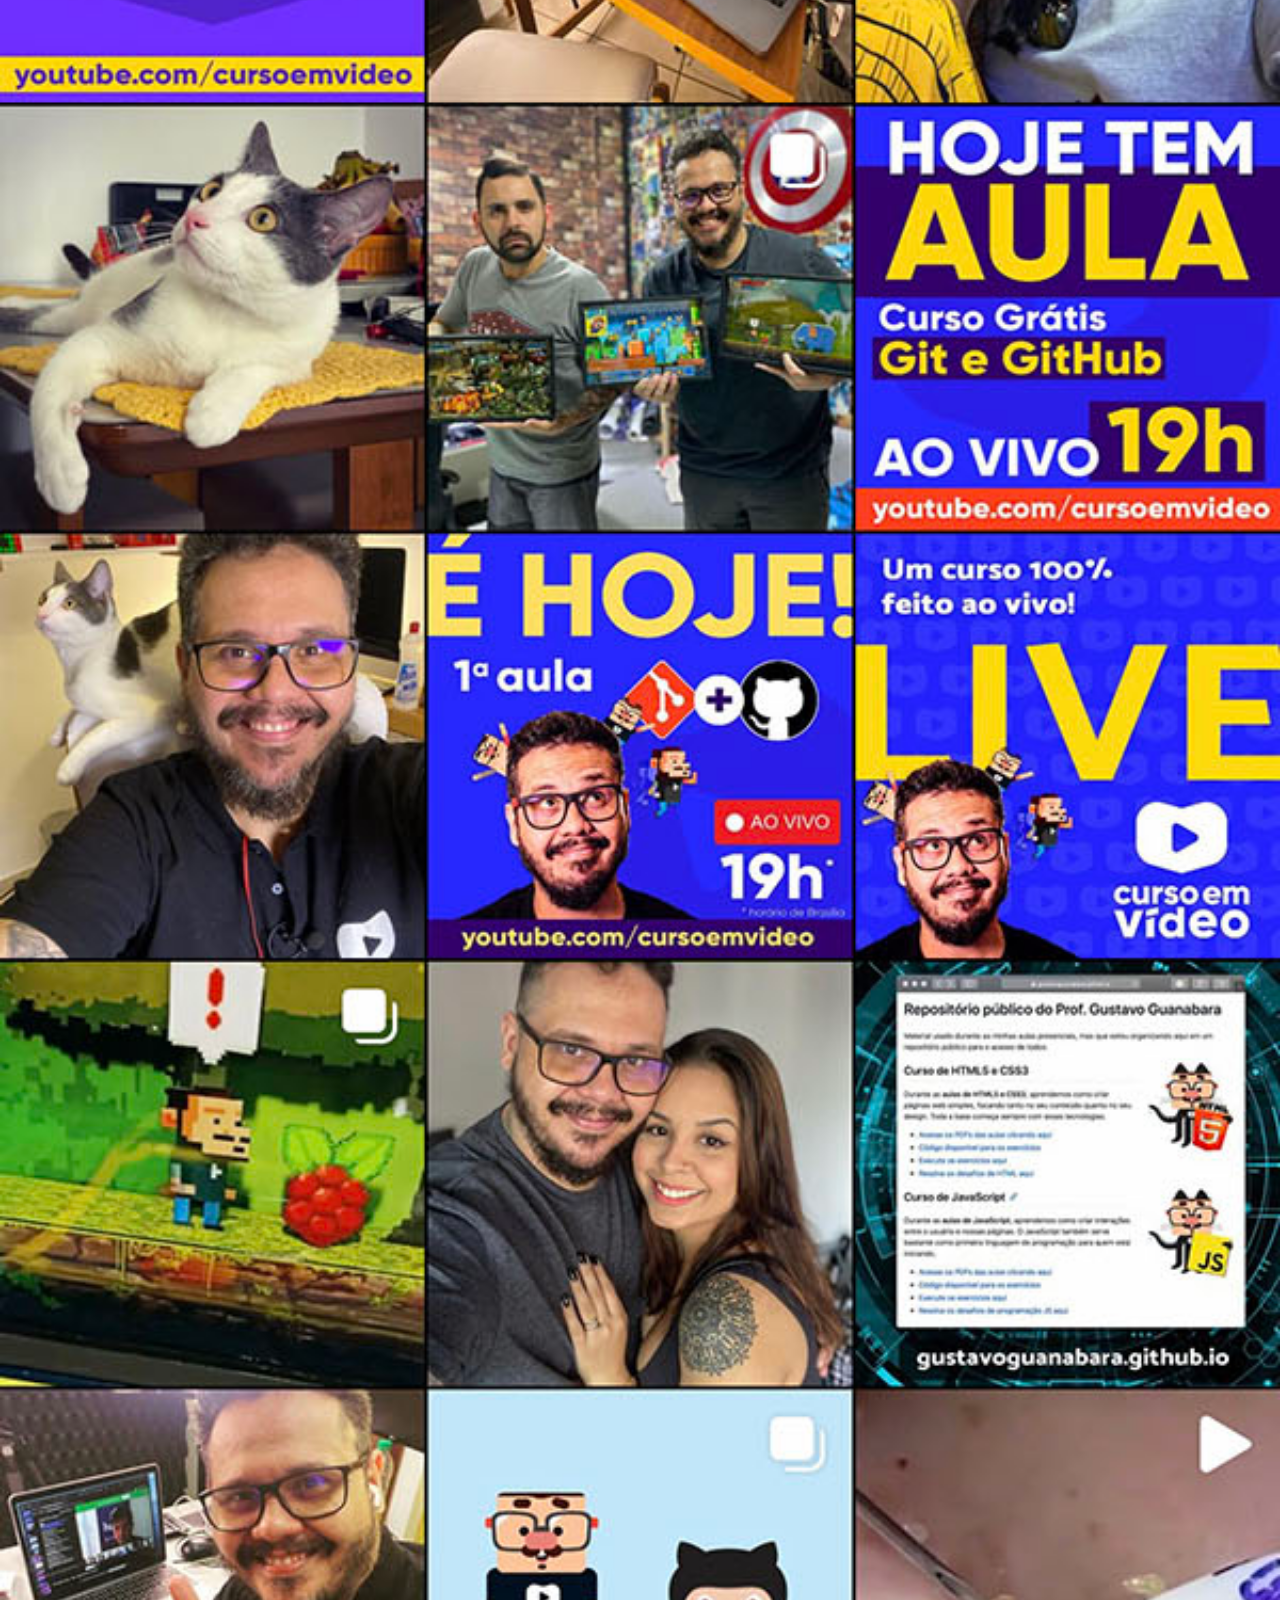
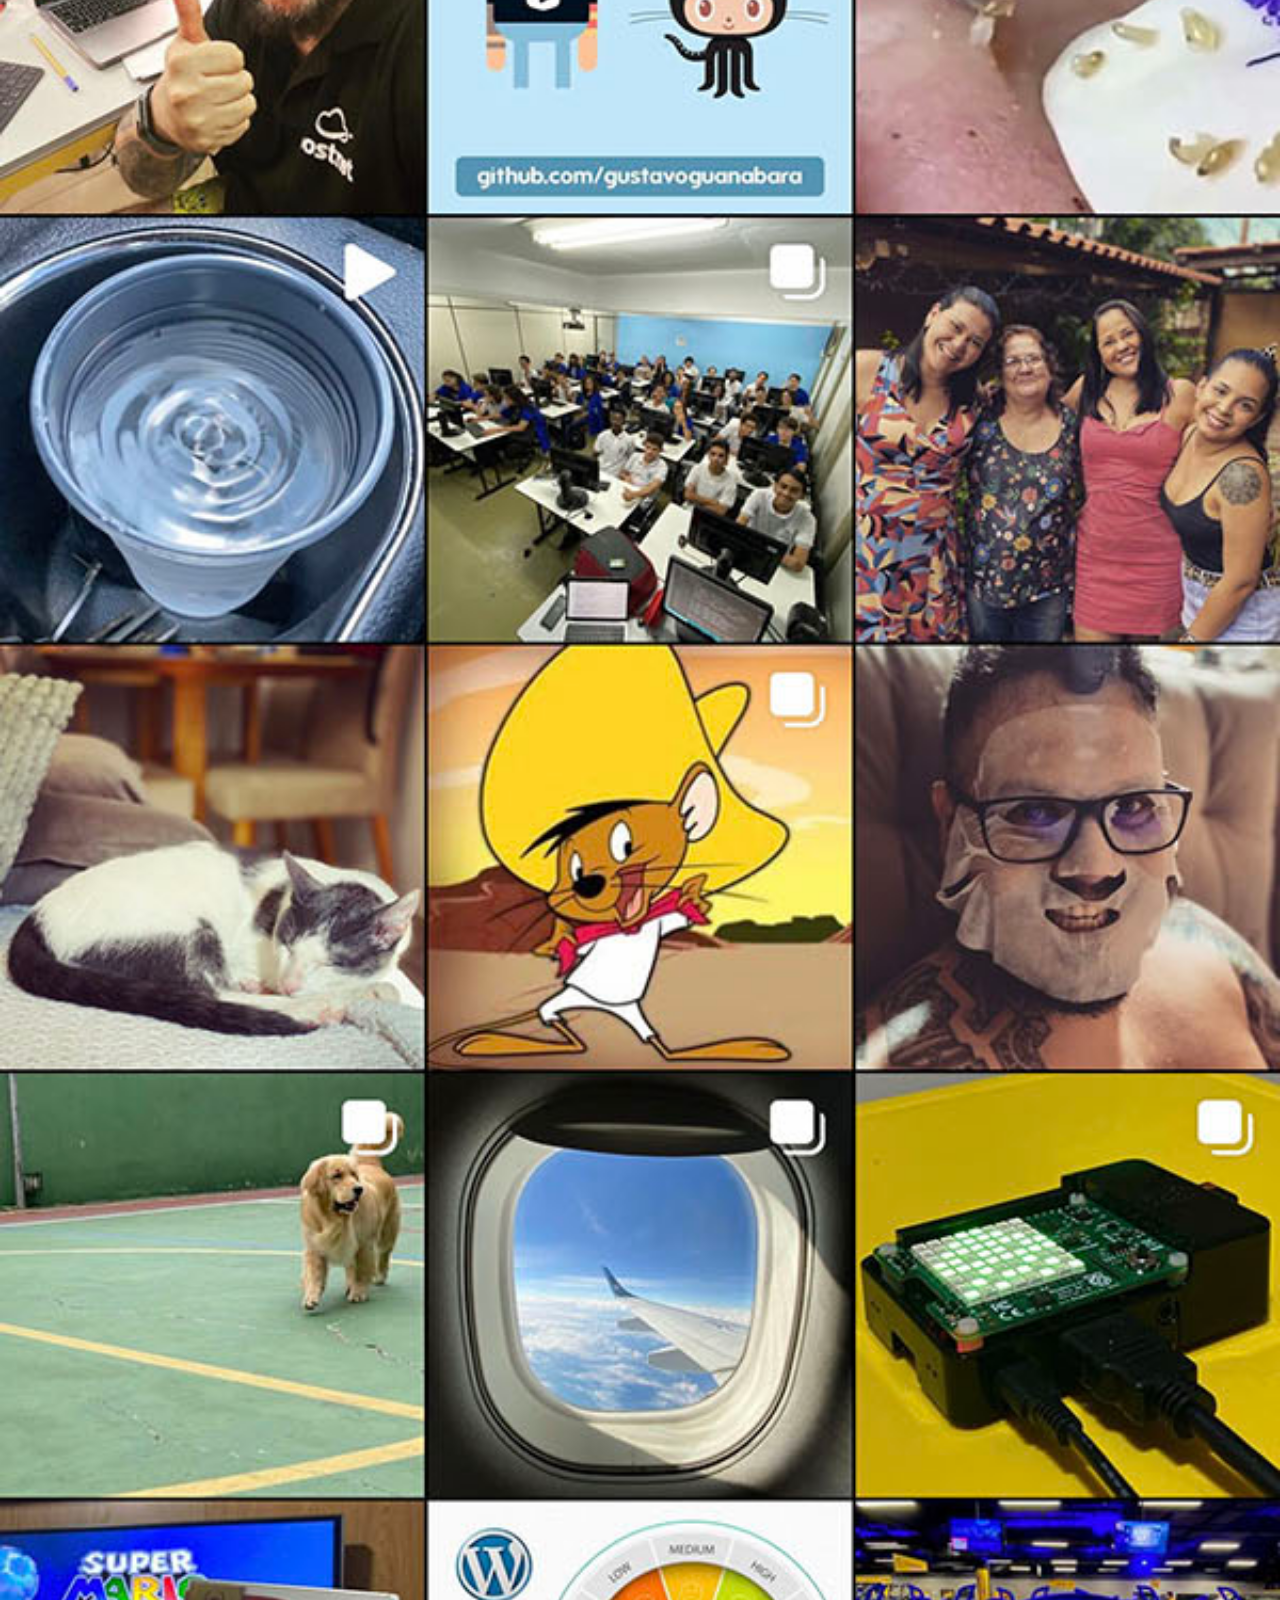
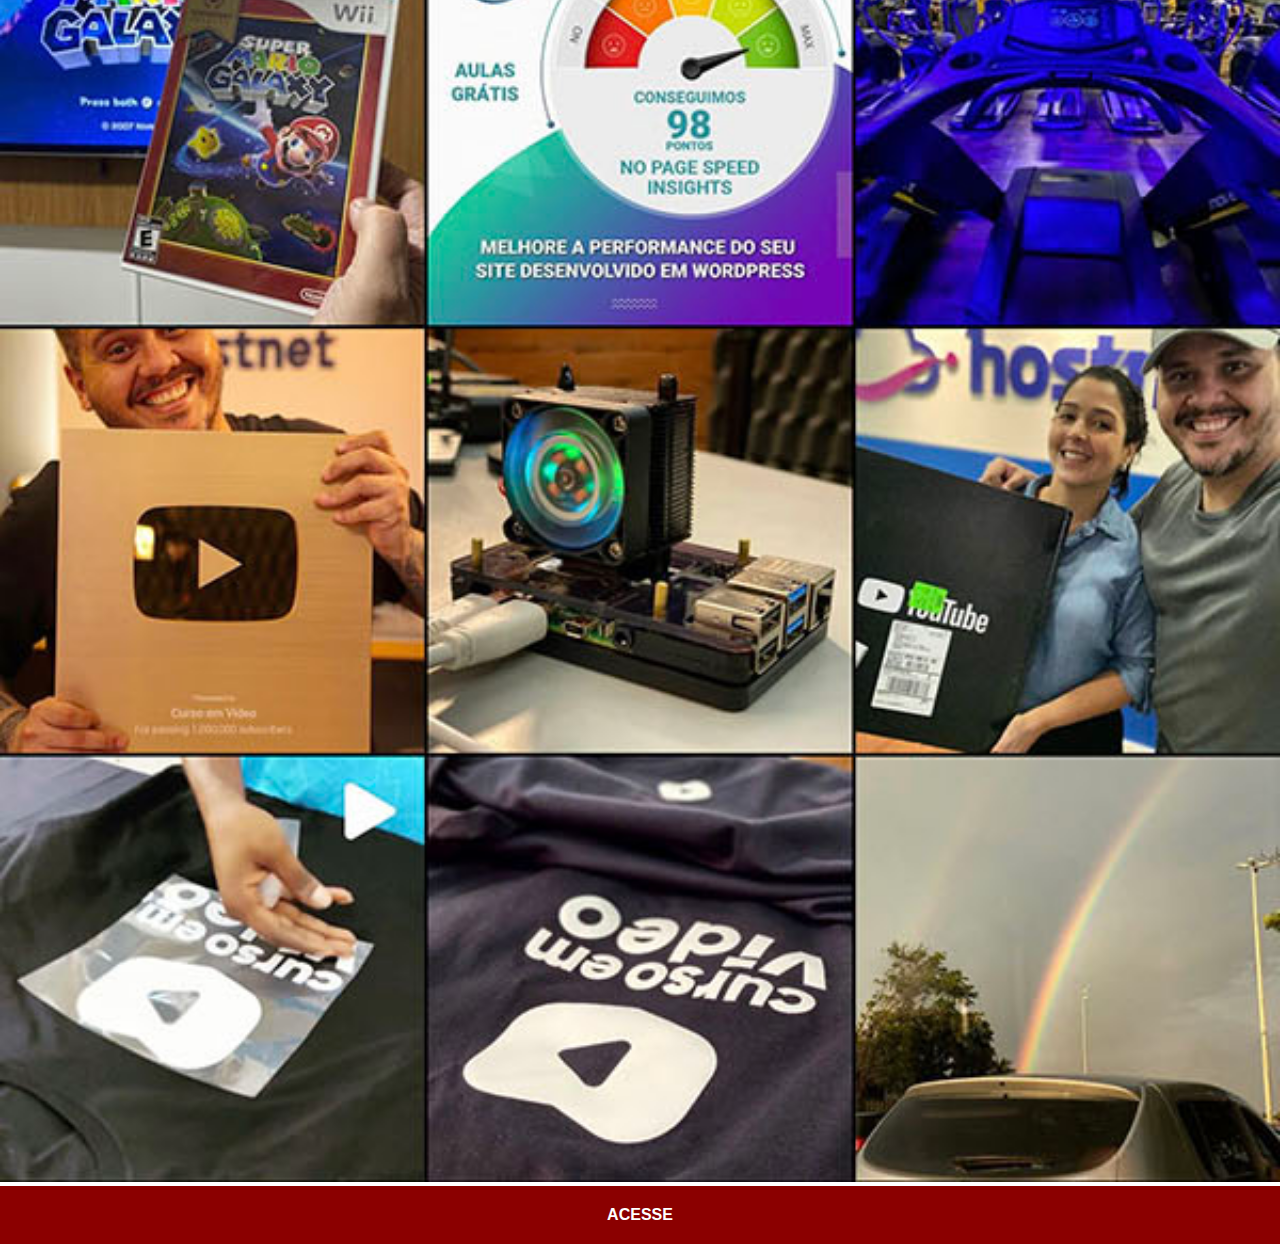
<file: instagram.html>
<!DOCTYPE html>
<html lang="pt-br">
<head>
    <meta charset="UTF-8">
    <meta name="viewport" content="width=device-width, initial-scale=1.0">
    <title>Instagram</title>
    <link rel="stylesheet" href="estilos/social.css">
</head>
<body>
    <img src="imagens/tela-instagram.jpg" alt="Intagram">
    <a href="https://www.instagram.com/dev.owl_/" target="_blank">ACESSE</a>
</body>
</html>
</file>
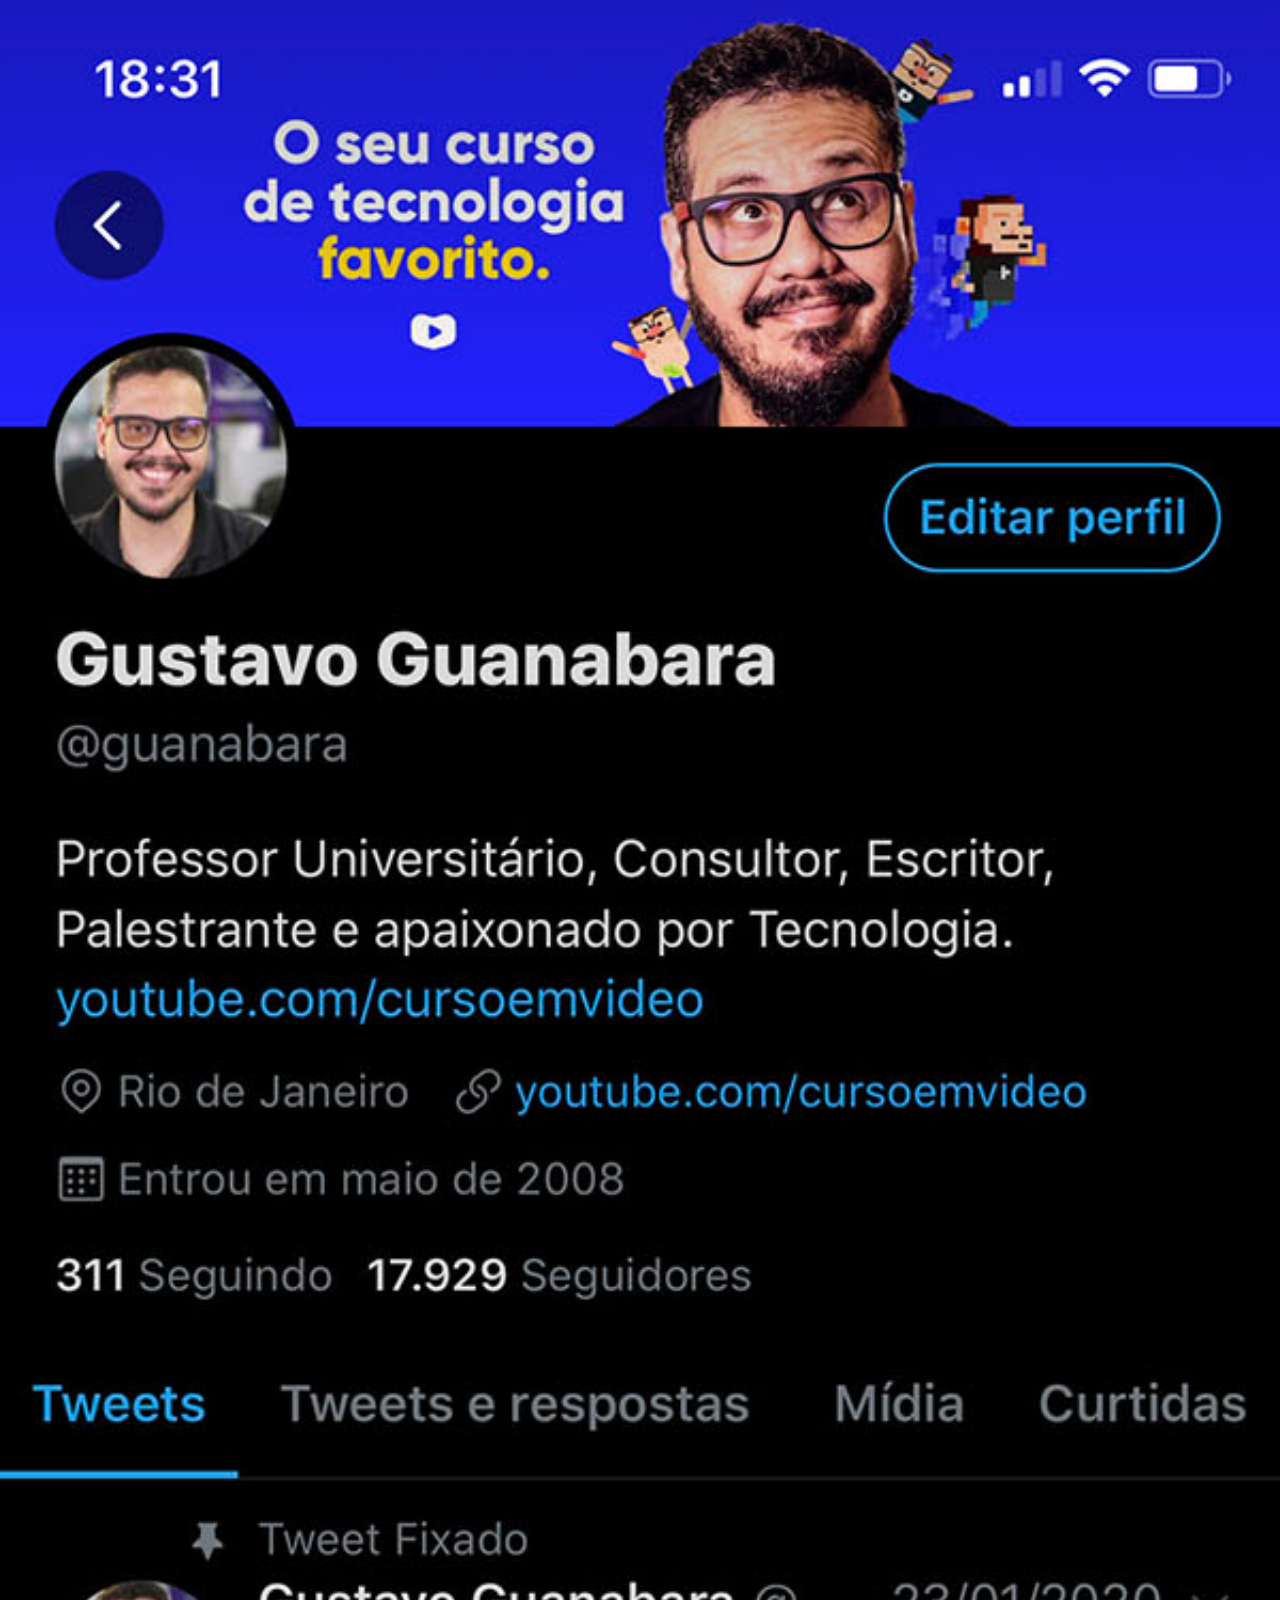
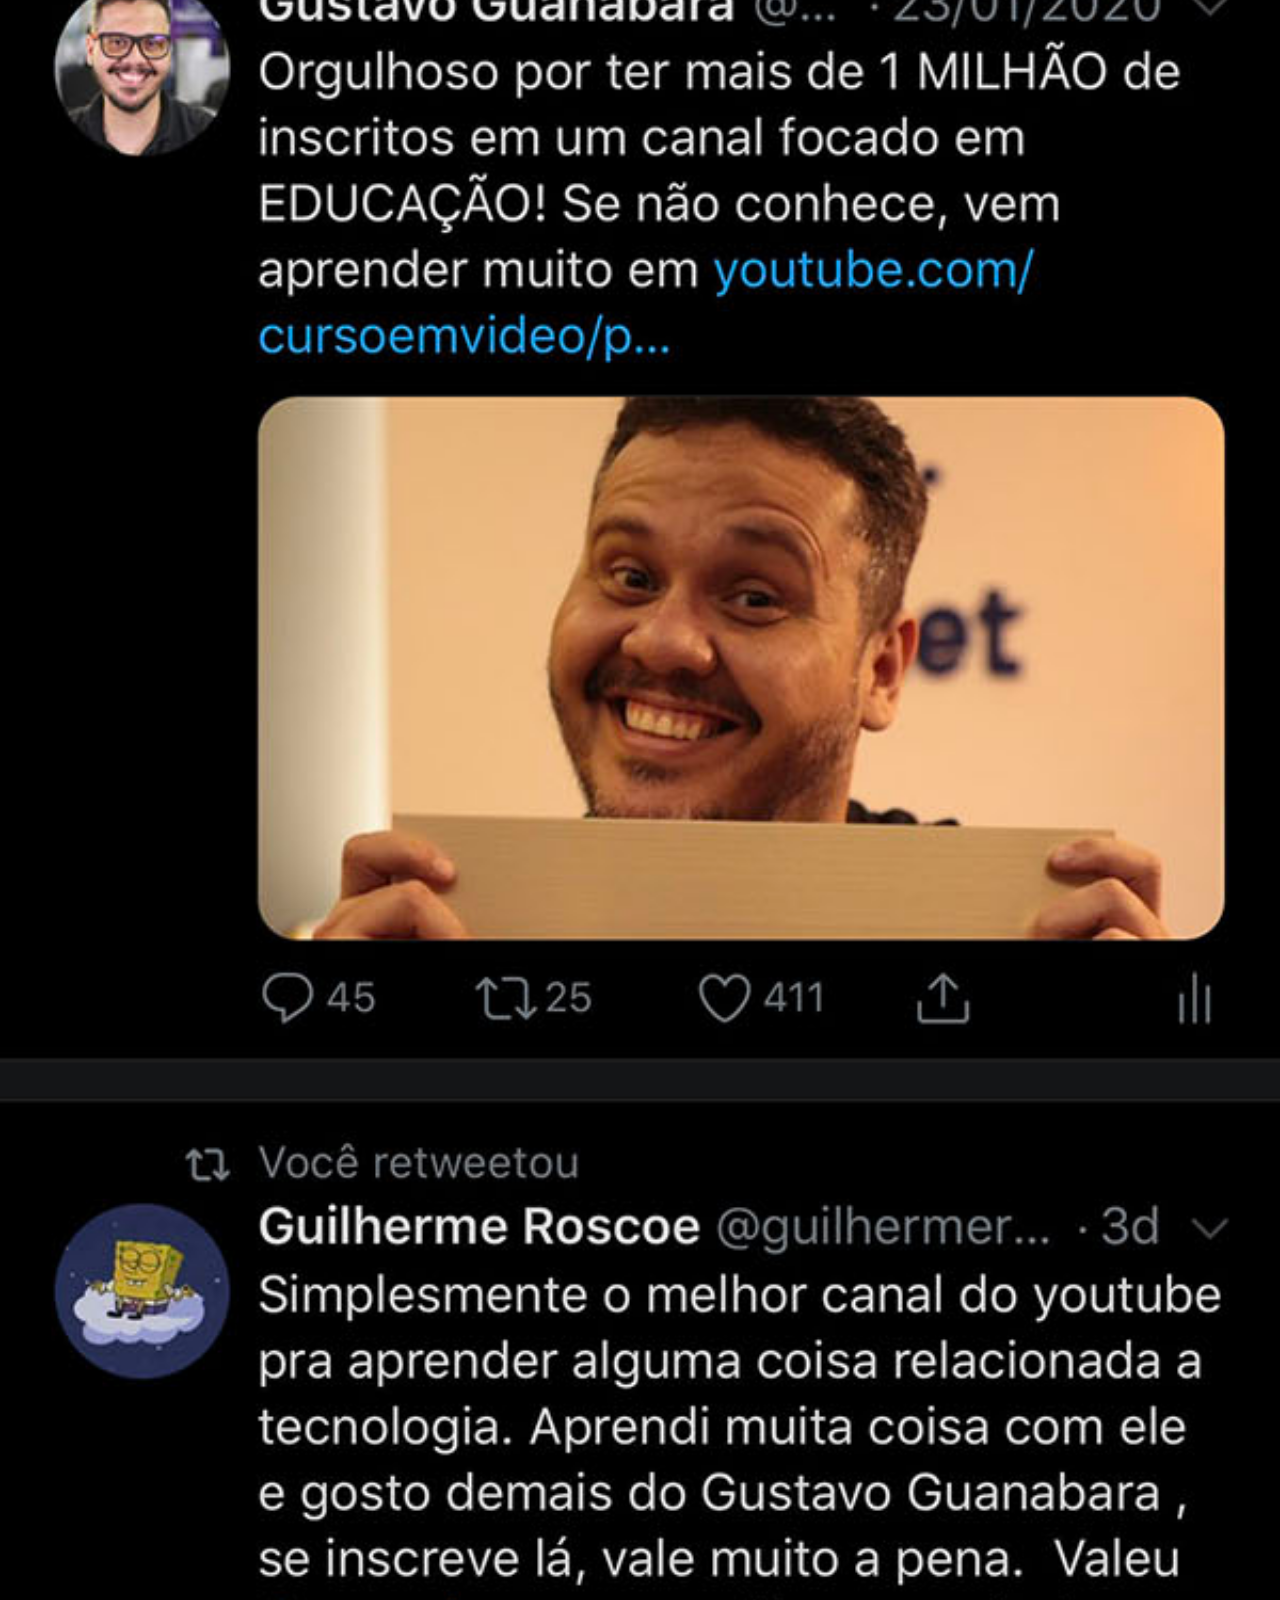
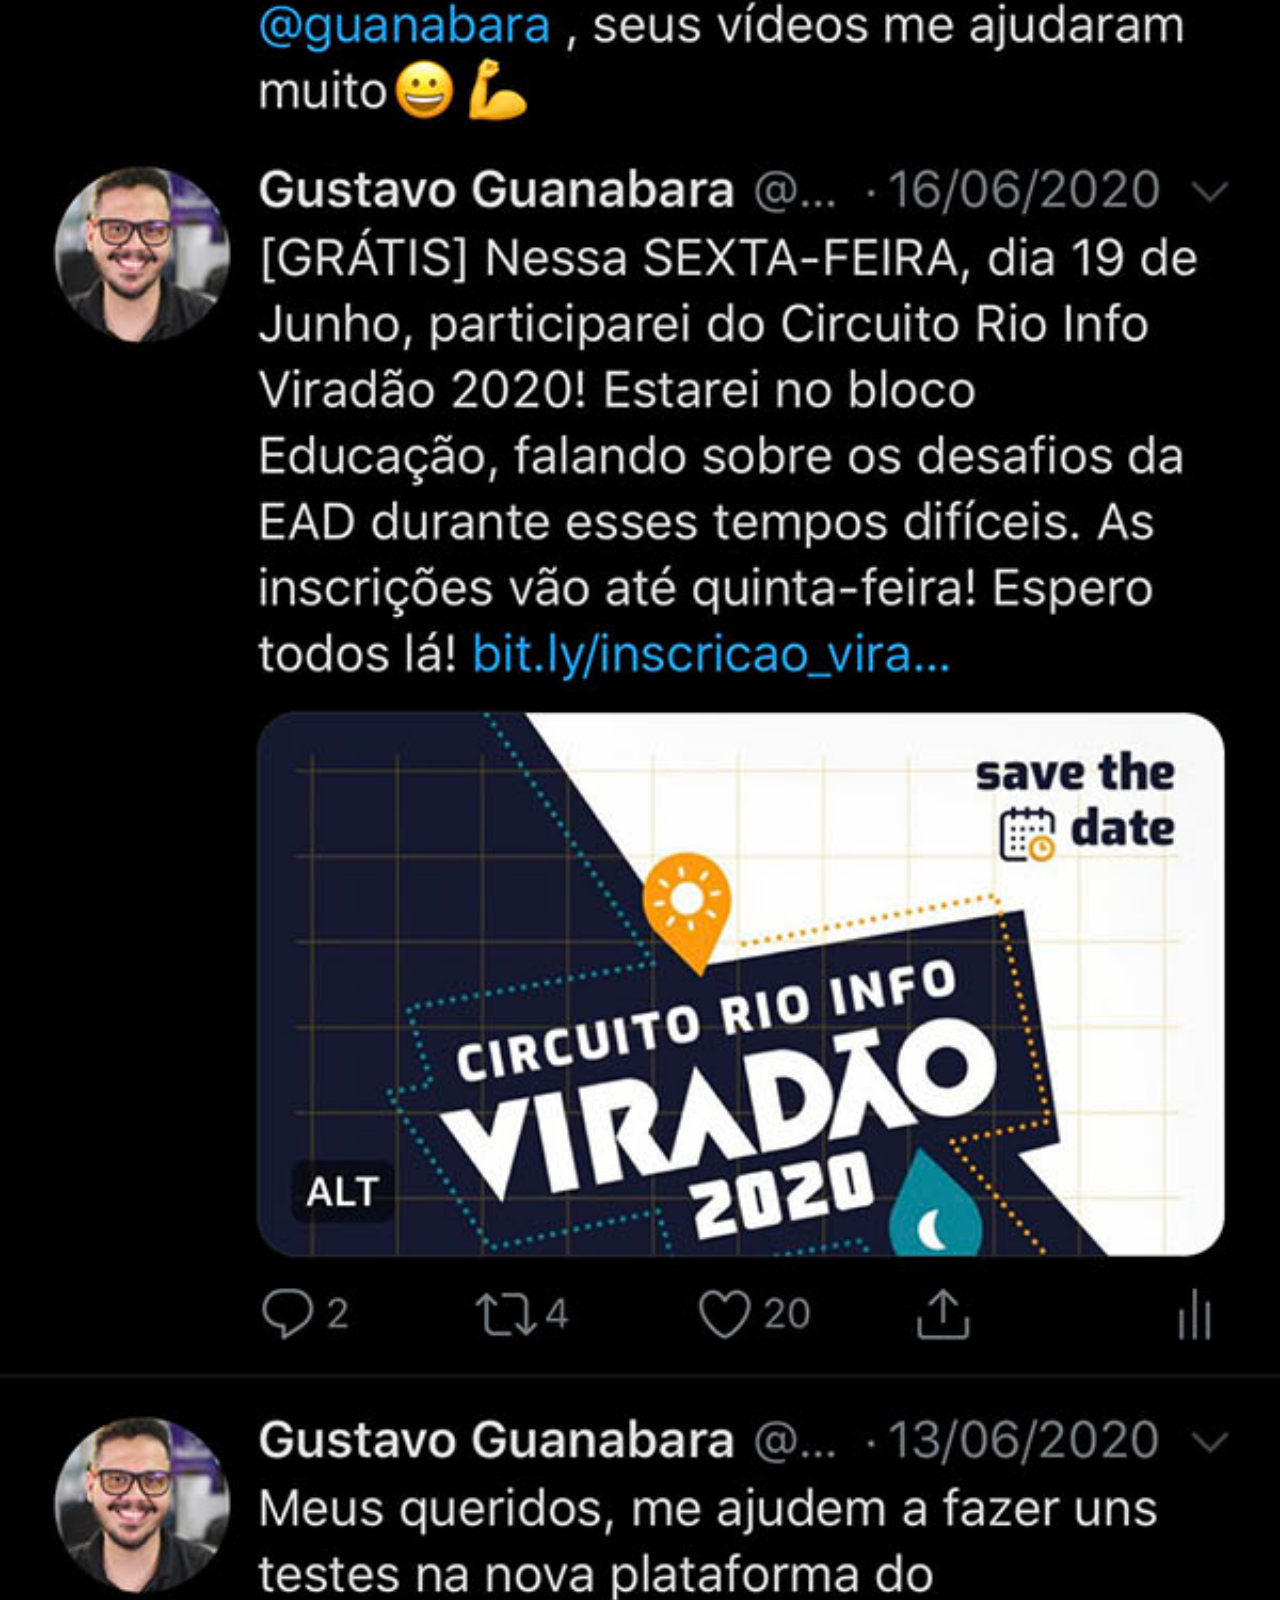
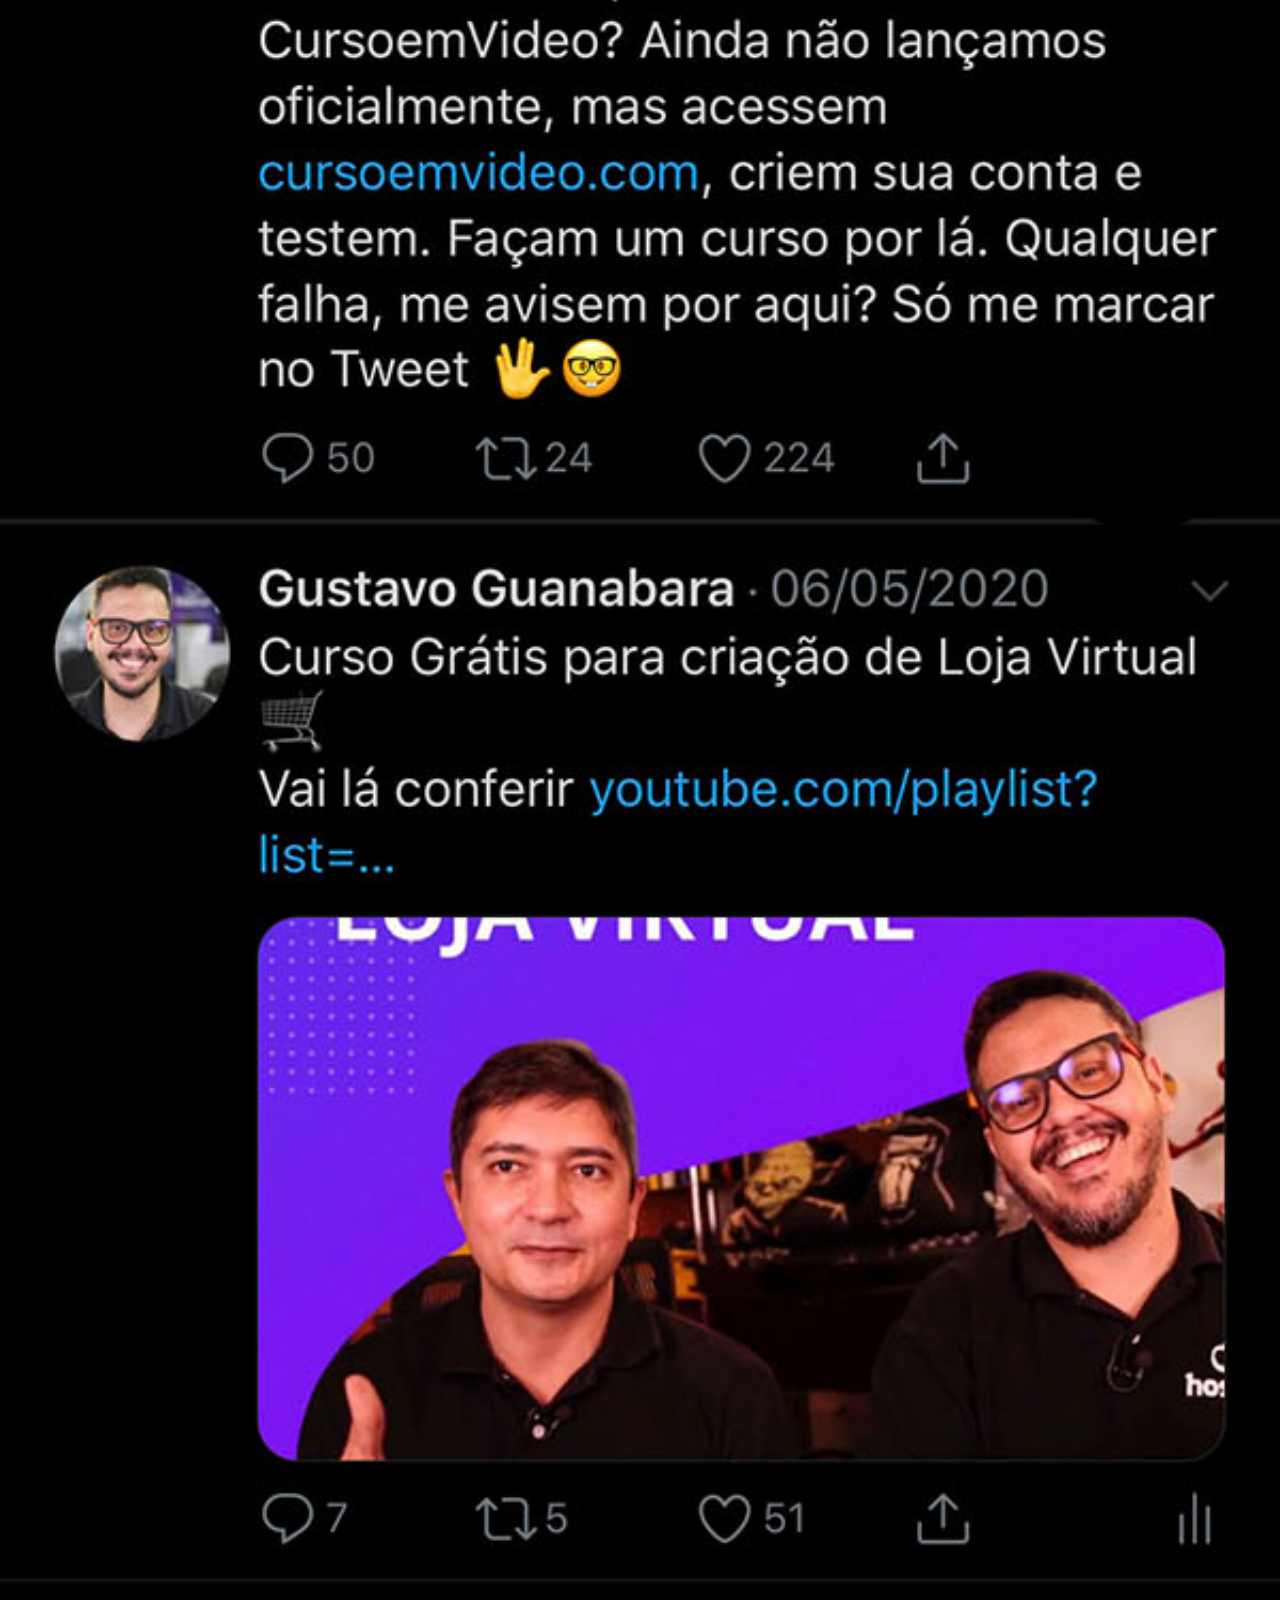
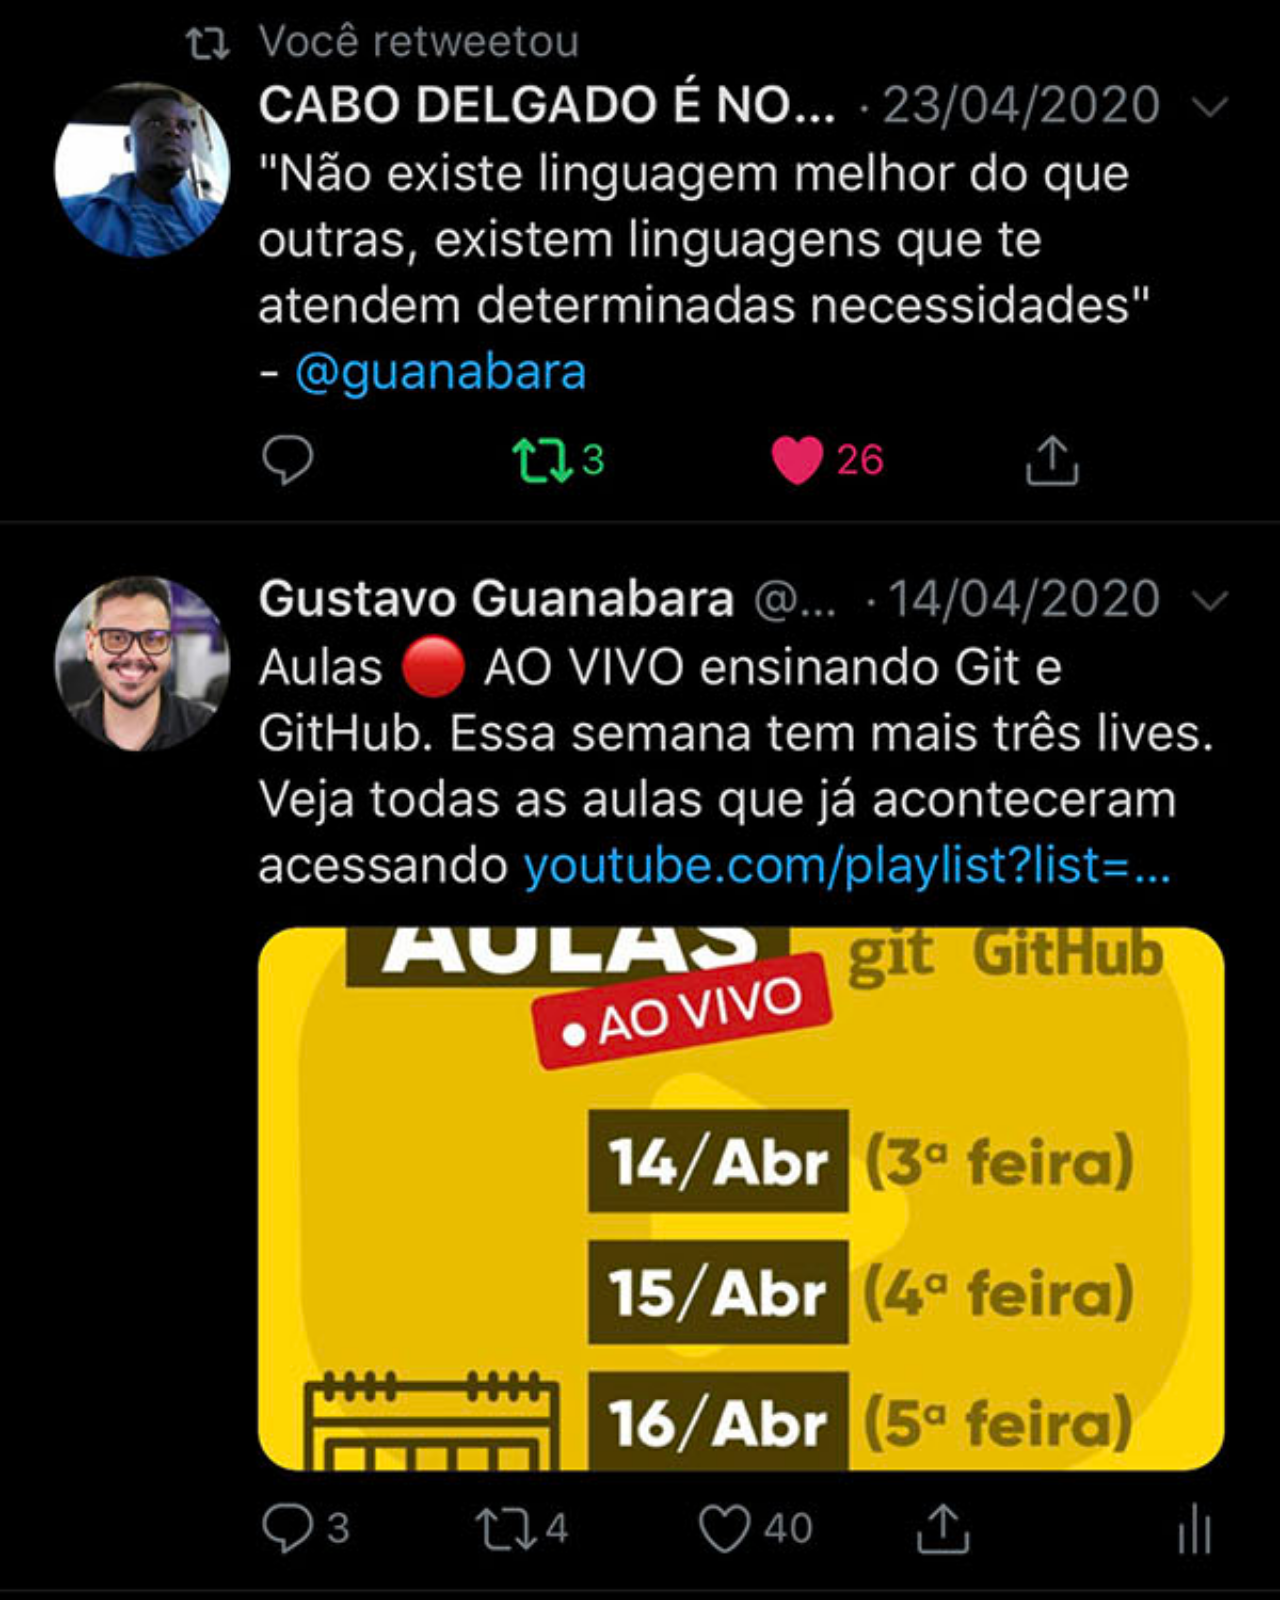
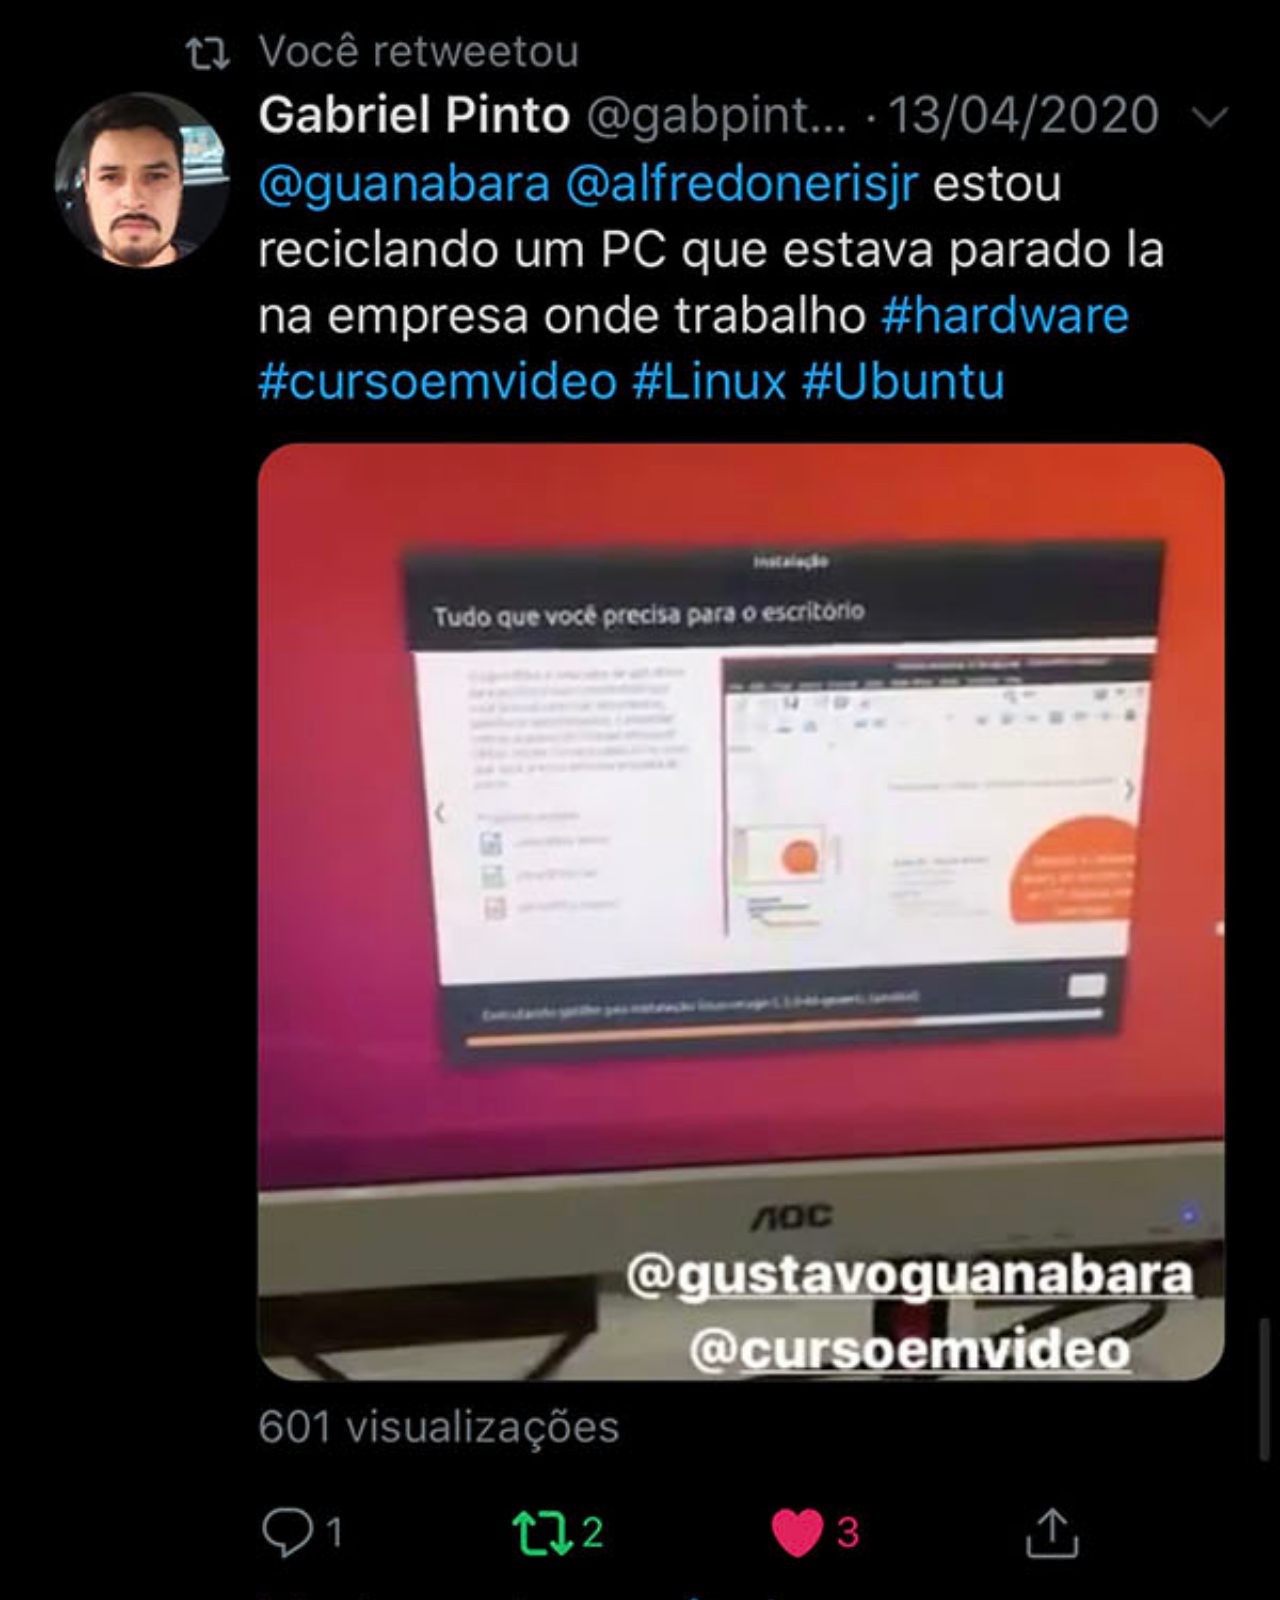
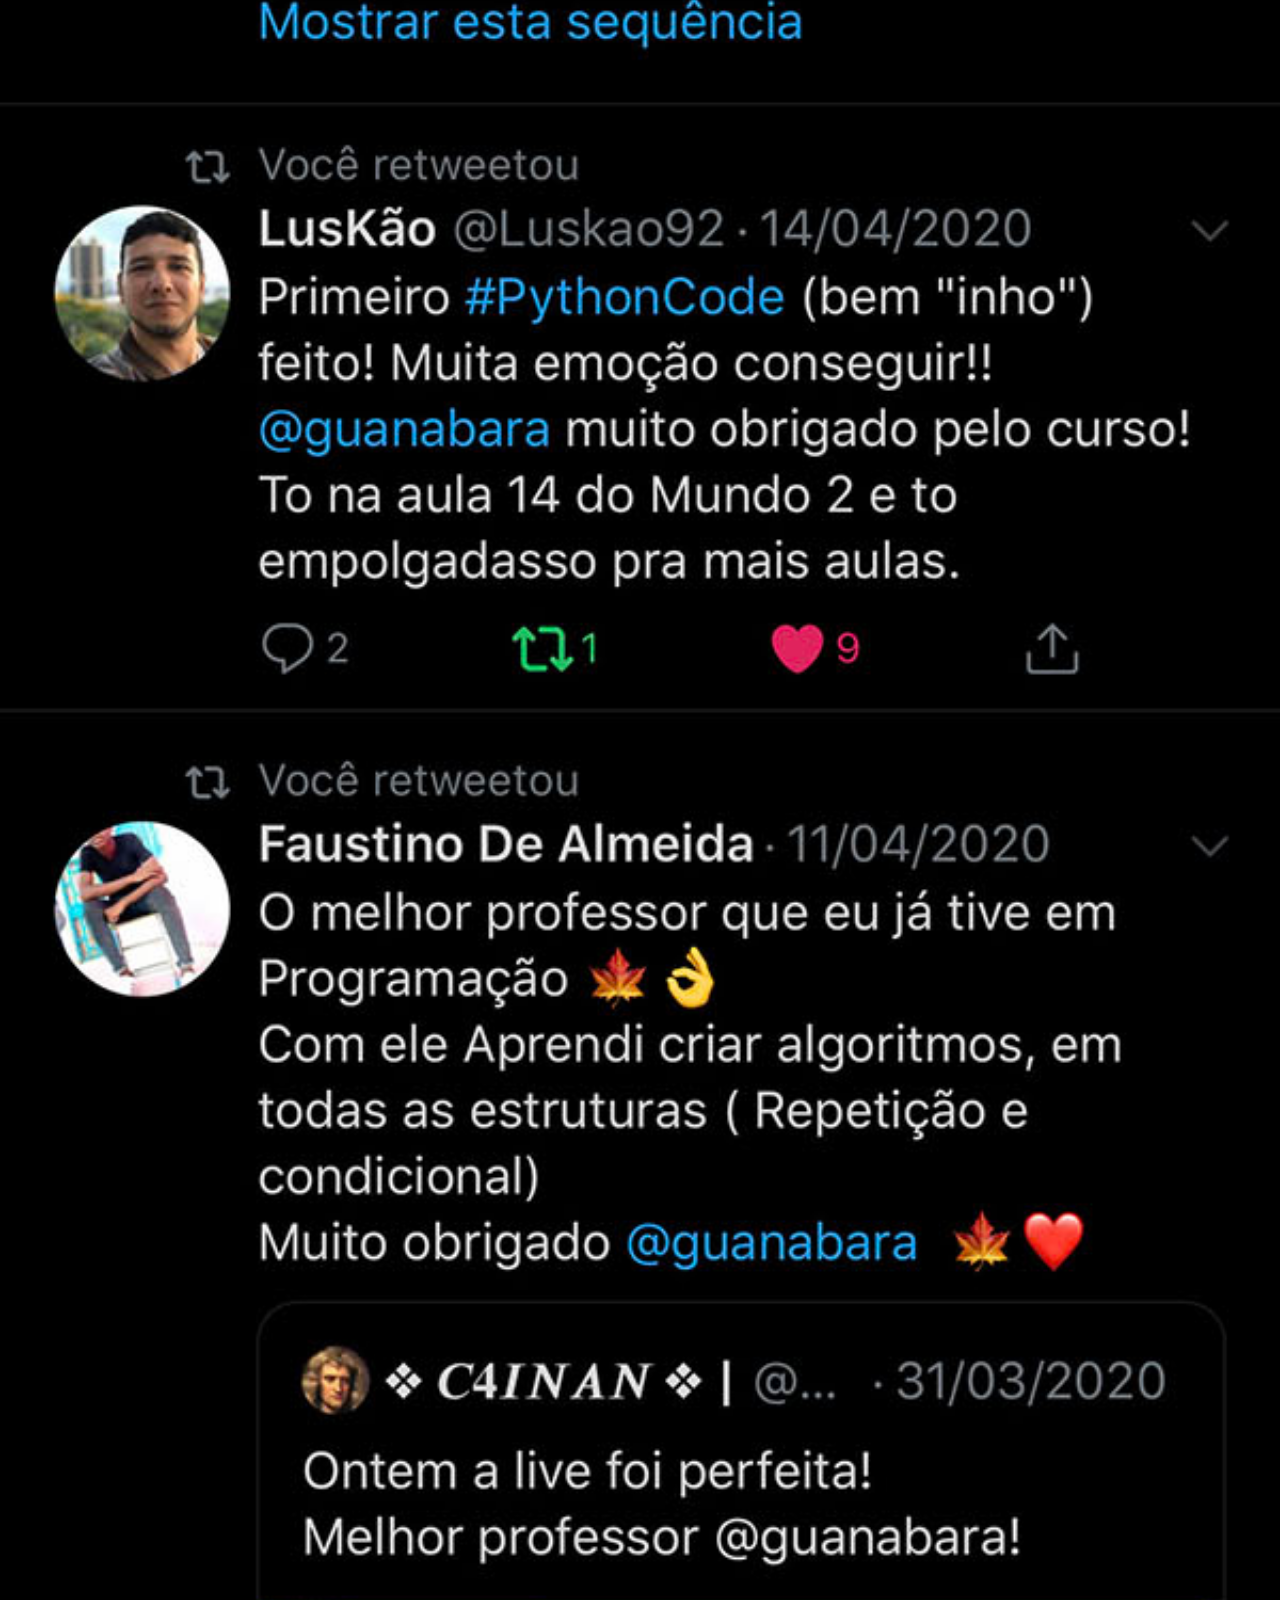
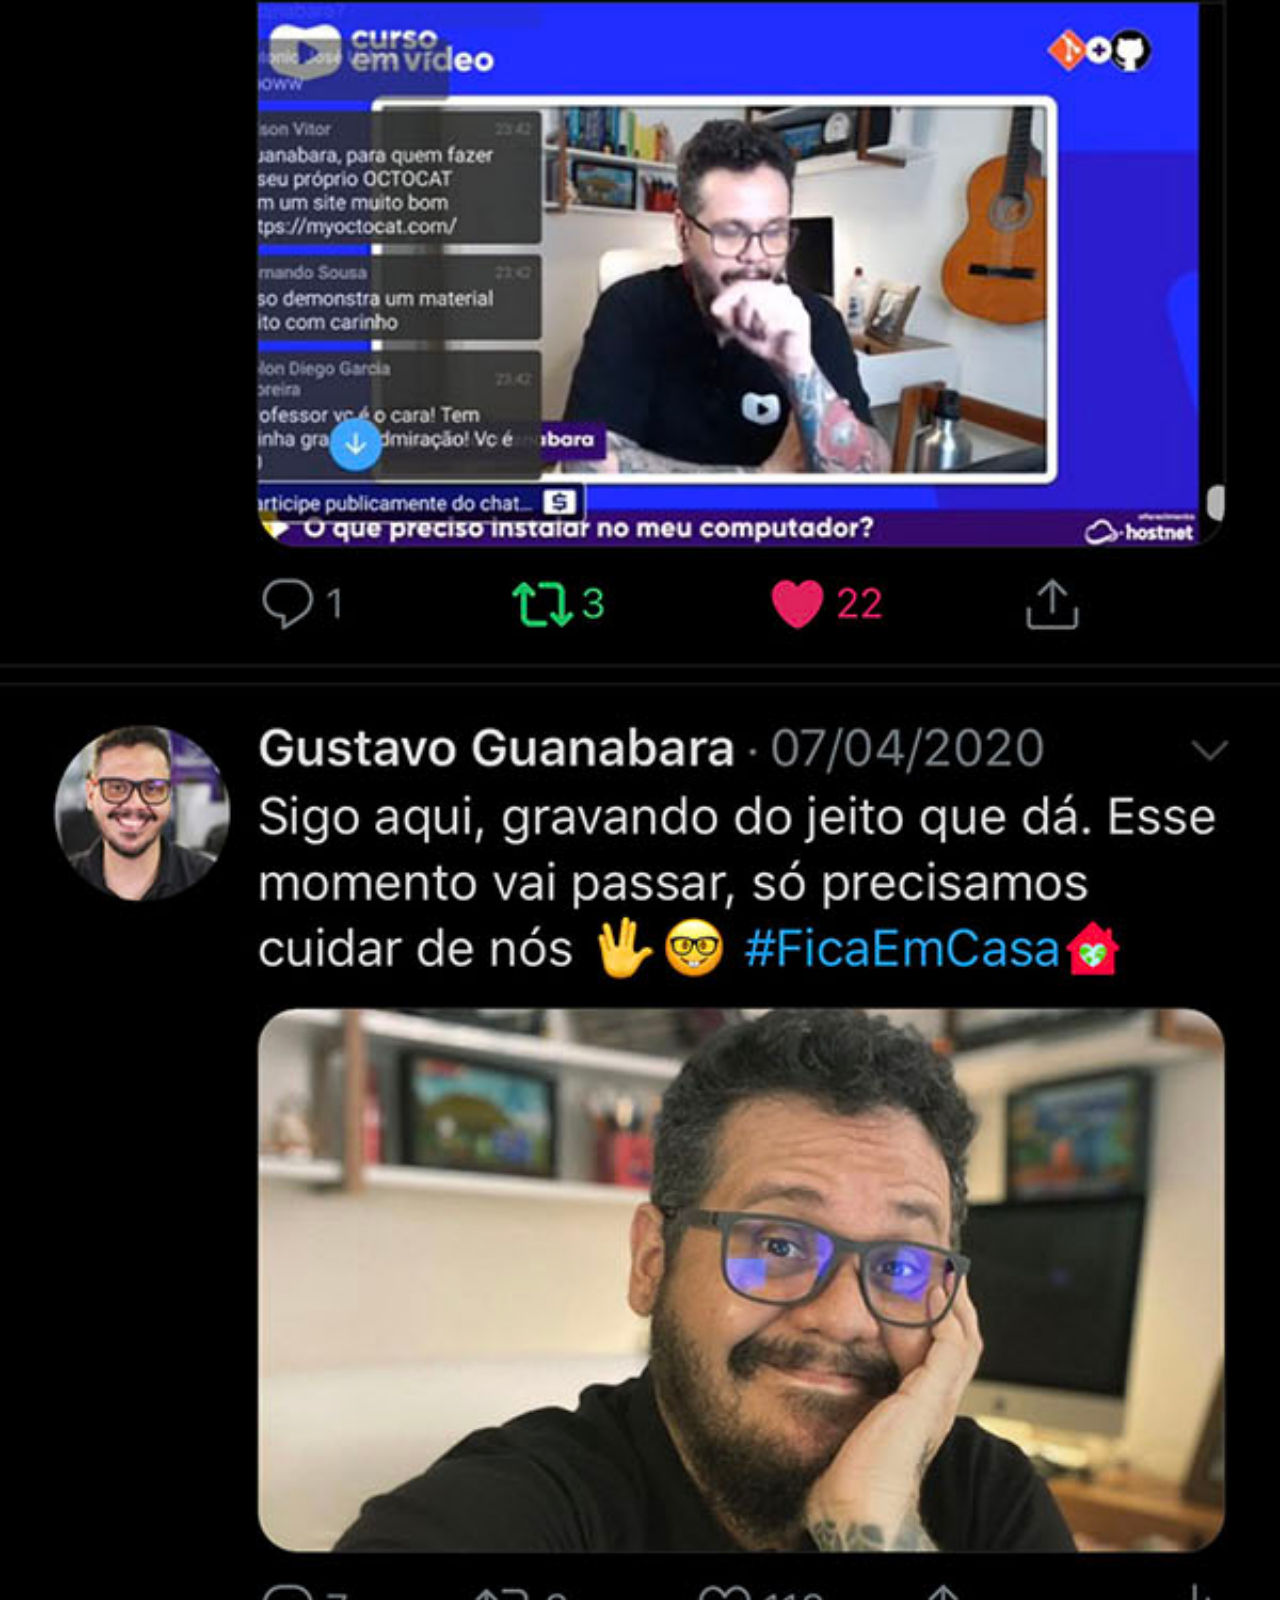
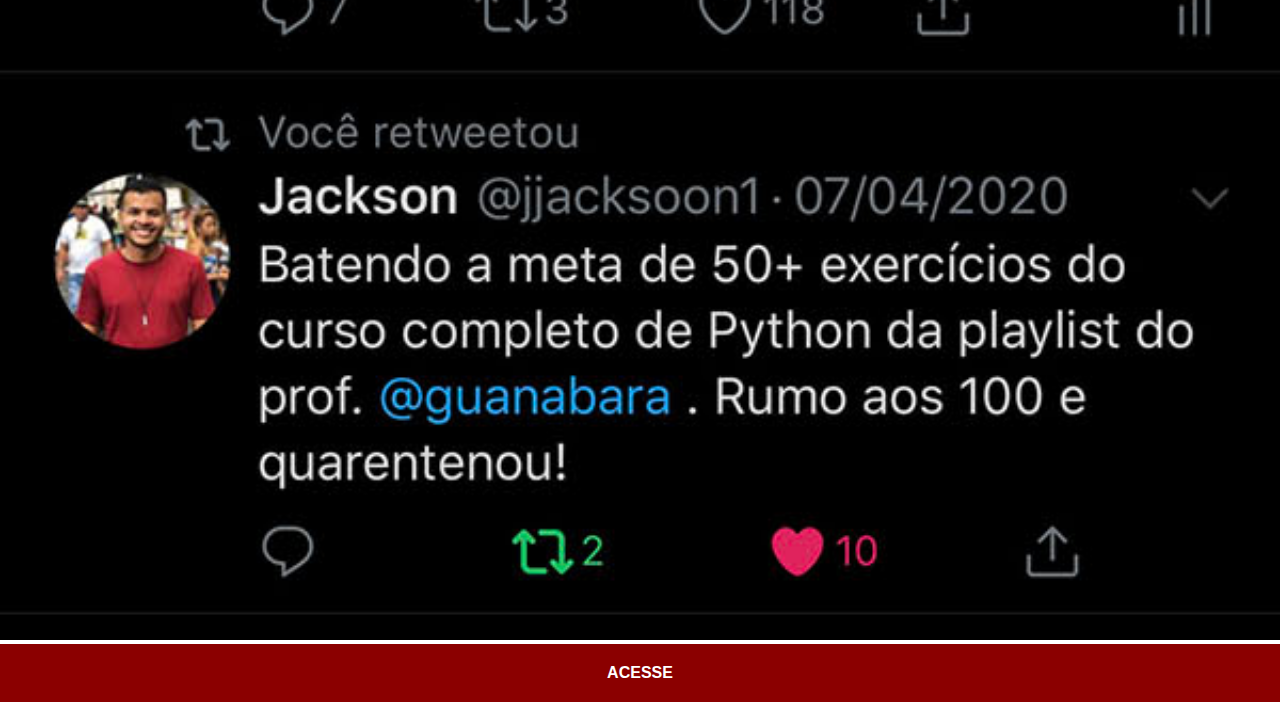
<file: twitter.html>
<!DOCTYPE html>
<html lang="pt-br">
<head>
    <meta charset="UTF-8">
    <meta name="viewport" content="width=device-width, initial-scale=1.0">
    <title>Twitter</title>
    <link rel="stylesheet" href="estilos/social.css">
</head>
<body>
    <img src="imagens/tela-twitter.jpg" alt="Twitter">
    <a href="#">ACESSE</a>
</body>
</html>
</file>
<file: estilos/style.css>
@charset "UTF-8";

* {
    margin: 0px;
    padding: 0px;
    font-family: Arial, Helvetica, sans-serif;
}
 html, body {
    height: 100vh;
    width: 100vw;
    background-color: black;
 }
  main {
    height: 100vh;
    position: relative;
    
  }
  body {
    background: url('../imagens/fundo-madeira.jpg') no-repeat top center;
    background-size: cover;
    background-attachment: fixed;
  }
   section#telefone {
    position: absolute;
    top: 50%;
    left: 50%;
 transform: translate(-50%, -50%);

    height: 627px;
    width: 311px;
    background: url('../imagens/frame-iphone.png') no-repeat;
   }

   iframe#tela {
    position: relative;
    top: 80px;
    left: 22px;
    width: 267px;
    height: 471px;
    
   }
   section#redes-sociais {
        
   }
   section#redes-sociais img {
    width: 50px ;
    margin: 10px;
    border-radius: 50%;
    box-shadow: 2px 2px 5px  rgba(0, 0, 0, 0.699);
   box-sizing: border-box;
   }

   section#redes-sociais img:hover {
    border: 2px solid rgba(255, 255, 255, 0.562);
    transform: translate(-3px, -3px);
    box-shadow: 5px 5px 10px rgba(0, 0, 0, 0.63);
    transition: transform .3s, border .3s;
   }
</file>
<file: estilos/social.css>
@charset "UTF-8"


    ::-webkit-scrollbar {
        width: 0px;
        height: 0px;
    }
    * {
        margin: 0px;
        padding: 0px;
        font-family: Arial, Helvetica, sans-serif;
    }
    
    a {
        display: block;
        background-color: darkred;
        color: white;
        padding: 20px;
        text-align: center;
        font-weight: bolder;
        text-decoration: none;
    }
      img {
       width: 100vw;
      }
      a:hover {
        background-color: red;
      }
</file>
